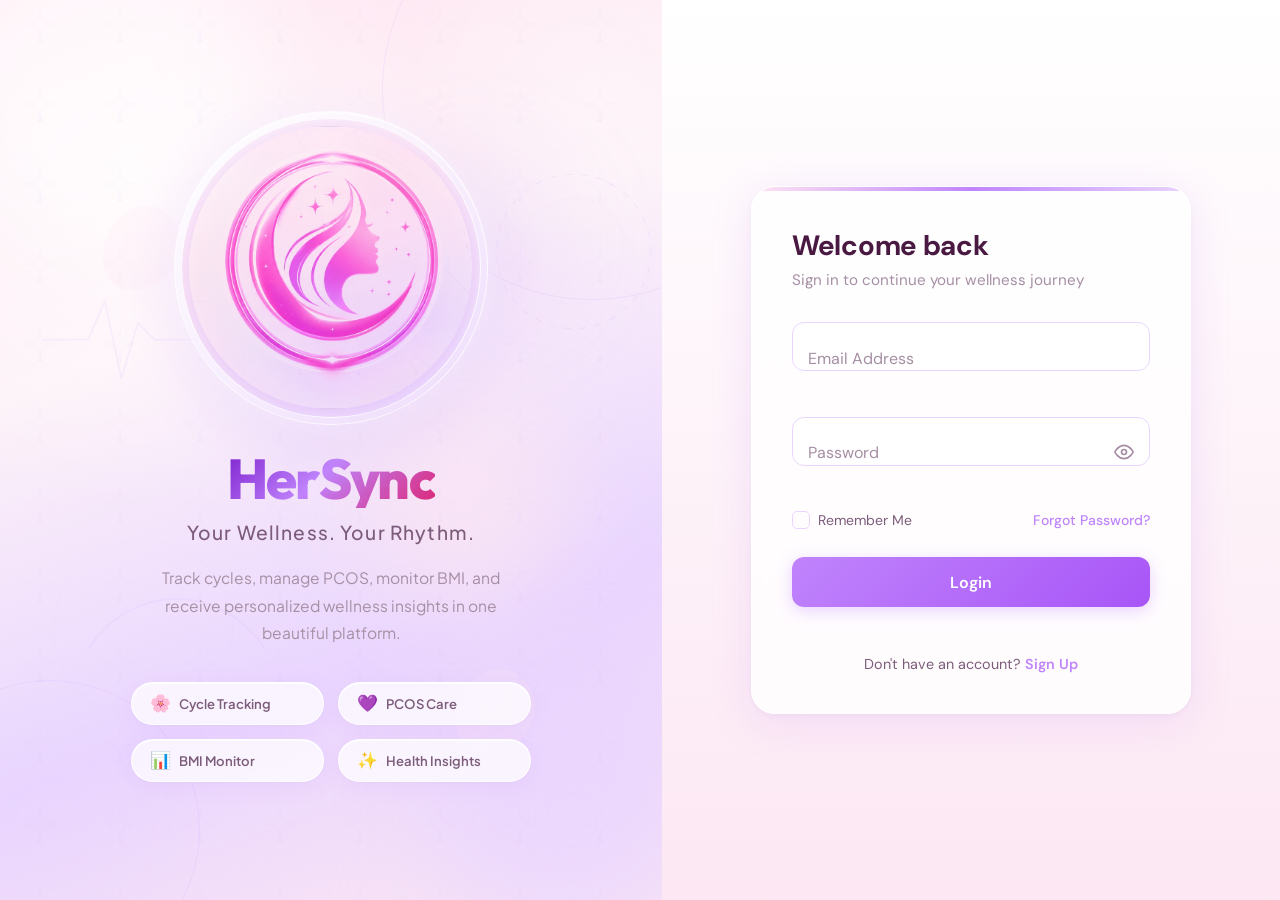
<file: index.html>
<!DOCTYPE html>
<html lang="en">
<head>
  <meta charset="UTF-8">
  <meta name="viewport" content="width=device-width, initial-scale=1.0">
  <title>HerSync — Your Wellness. Your Rhythm.</title>
  <link rel="preconnect" href="https://fonts.googleapis.com">
  <link rel="preconnect" href="https://fonts.gstatic.com" crossorigin>
  <link href="https://fonts.googleapis.com/css2?family=DM+Sans:ital,opsz,wght@0,9..40,400;0,9..40,500;0,9..40,600&family=Outfit:wght@500;600;700;800&family=Plus+Jakarta+Sans:wght@400;500;600&display=swap" rel="stylesheet">
  <link rel="stylesheet" href="css/styles.css">
</head>
<body>
  <div class="page">
    <!-- Left Branding Panel -->
    <aside class="brand-panel" aria-label="HerSync branding">
      <!-- Ambient background -->
      <div class="brand-bg" aria-hidden="true">
        <div class="glow-circle glow-1"></div>
        <div class="glow-circle glow-2"></div>
        <div class="glow-circle glow-3"></div>
        <div class="glow-circle glow-4"></div>
        <div class="abstract-shape shape-1"></div>
        <div class="abstract-shape shape-2"></div>
        <div class="abstract-shape shape-3"></div>
        <div class="floral-pattern"></div>
        <svg class="bg-illustration" viewBox="0 0 600 600" fill="none" xmlns="http://www.w3.org/2000/svg">
          <circle cx="520" cy="120" r="70" stroke="#C084FC" stroke-width="1" opacity="0.2" stroke-dasharray="6 8"/>
          <circle cx="520" cy="120" r="48" stroke="#E9D5FF" stroke-width="1.2" opacity="0.25"/>
          <path d="M80 480c20-30 50-45 80-45s60 15 80 45" stroke="#C084FC" stroke-width="1.5" opacity="0.15" stroke-linecap="round"/>
          <path d="M40 200 L80 200 L95 165 L110 235 L125 185 L140 200 L180 200" stroke="#C084FC" stroke-width="1.5" opacity="0.18" stroke-linecap="round" stroke-linejoin="round"/>
          <path d="M480 420 C500 380, 540 370, 560 400 C580 430, 560 470, 520 480 C480 490, 460 450, 480 420Z" fill="#E9D5FF" opacity="0.12"/>
          <path d="M100 100 C115 75, 145 70, 160 95 C175 120, 155 150, 125 155 C95 160, 85 125, 100 100Z" fill="#FFE5F1" opacity="0.35"/>
          <path d="M420 520 C435 495, 465 490, 480 515 C495 540, 475 570, 445 575 C415 580, 405 545, 420 520Z" fill="#FCE7F3" opacity="0.4"/>
        </svg>
      </div>

      <div class="brand-content">
        <!-- Hero logo emblem -->
        <div class="logo-emblem">
          <div class="logo-emblem-glow"></div>
          <div class="logo-emblem-ring"></div>
          <div class="logo-emblem-inner">
            <img src="assets/logo-final.jpg" alt="HerSync logo" class="logo-emblem-img">
          </div>
        </div>

        <h1 class="brand-title">HerSync</h1>
        <p class="brand-tagline">Your Wellness. Your Rhythm.</p>
        <p class="brand-description">
          Track cycles, manage PCOS, monitor BMI, and receive personalized wellness
          insights in one beautiful platform.
        </p>

        <!-- Floating feature cards -->
        <div class="feature-cards">
          <div class="feature-card card-1">
            <span class="feature-card-icon">🌸</span>
            <span class="feature-card-label">Cycle Tracking</span>
          </div>
          <div class="feature-card card-2">
            <span class="feature-card-icon">💜</span>
            <span class="feature-card-label">PCOS Care</span>
          </div>
          <div class="feature-card card-3">
            <span class="feature-card-icon">📊</span>
            <span class="feature-card-label">BMI Monitor</span>
          </div>
          <div class="feature-card card-4">
            <span class="feature-card-icon">✨</span>
            <span class="feature-card-label">Health Insights</span>
          </div>
        </div>
      </div>
    </aside>

    <!-- Right Auth Panel -->
    <main class="auth-panel">
      <div class="auth-card">
        <!-- Login Form -->
        <div class="form-view active" id="login-view">
          <div class="card-header">
            <h2>Welcome back</h2>
            <p>Sign in to continue your wellness journey</p>
          </div>

          <form id="login-form" class="auth-form" novalidate>
            <div class="form-group">
              <input type="email" id="login-email" class="form-input" placeholder=" " autocomplete="email" required>
              <label for="login-email" class="form-label">Email Address</label>
              <span class="error-msg" id="login-email-error"></span>
            </div>

            <div class="form-group">
              <input type="password" id="login-password" class="form-input" placeholder=" " autocomplete="current-password" required minlength="6">
              <label for="login-password" class="form-label">Password</label>
              <button type="button" class="toggle-password" aria-label="Show password" data-target="login-password">
                <svg class="eye-open" viewBox="0 0 24 24" fill="none" stroke="currentColor" stroke-width="2"><path d="M1 12s4-8 11-8 11 8 11 8-4 8-11 8-11-8-11-8z"/><circle cx="12" cy="12" r="3"/></svg>
                <svg class="eye-closed hidden" viewBox="0 0 24 24" fill="none" stroke="currentColor" stroke-width="2"><path d="M17.94 17.94A10.07 10.07 0 0112 20c-7 0-11-8-11-8a18.45 18.45 0 015.06-5.94M9.9 4.24A9.12 9.12 0 0112 4c7 0 11 8 11 8a18.5 18.5 0 01-2.16 3.19m-6.72-1.07a3 3 0 11-4.24-4.24"/><line x1="1" y1="1" x2="23" y2="23"/></svg>
              </button>
              <span class="error-msg" id="login-password-error"></span>
            </div>

            <div class="form-options">
              <label class="checkbox-label">
                <input type="checkbox" id="remember-me">
                <span class="checkmark"></span>
                Remember Me
              </label>
              <a href="#" class="link-subtle">Forgot Password?</a>
            </div>

            <button type="submit" class="btn btn-primary">Login</button>


            <p class="form-switch">
              Don't have an account?
              <button type="button" class="link-btn" data-switch="signup">Sign Up</button>
            </p>
          </form>
        </div>

        <!-- Signup Form -->
        <div class="form-view" id="signup-view">
          <div class="card-header">
            <h2>Create your account</h2>
            <p>Start your personalized wellness journey today</p>
          </div>

          <form id="signup-form" class="auth-form" novalidate>
            <div class="form-group">
              <input type="text" id="signup-name" class="form-input" placeholder=" " autocomplete="name" required minlength="2">
              <label for="signup-name" class="form-label">Full Name</label>
              <span class="error-msg" id="signup-name-error"></span>
            </div>

            <div class="form-group">
              <input type="email" id="signup-email" class="form-input" placeholder=" " autocomplete="email" required>
              <label for="signup-email" class="form-label">Email</label>
              <span class="error-msg" id="signup-email-error"></span>
            </div>

            <div class="form-group">
              <input type="password" id="signup-password" class="form-input" placeholder=" " autocomplete="new-password" required minlength="8">
              <label for="signup-password" class="form-label">Password</label>
              <button type="button" class="toggle-password" aria-label="Show password" data-target="signup-password">
                <svg class="eye-open" viewBox="0 0 24 24" fill="none" stroke="currentColor" stroke-width="2"><path d="M1 12s4-8 11-8 11 8 11 8-4 8-11 8-11-8-11-8z"/><circle cx="12" cy="12" r="3"/></svg>
                <svg class="eye-closed hidden" viewBox="0 0 24 24" fill="none" stroke="currentColor" stroke-width="2"><path d="M17.94 17.94A10.07 10.07 0 0112 20c-7 0-11-8-11-8a18.45 18.45 0 015.06-5.94M9.9 4.24A9.12 9.12 0 0112 4c7 0 11 8 11 8a18.5 18.5 0 01-2.16 3.19m-6.72-1.07a3 3 0 11-4.24-4.24"/><line x1="1" y1="1" x2="23" y2="23"/></svg>
              </button>
              <span class="error-msg" id="signup-password-error"></span>
            </div>

            <div class="form-group">
              <input type="password" id="signup-confirm" class="form-input" placeholder=" " autocomplete="new-password" required>
              <label for="signup-confirm" class="form-label">Confirm Password</label>
              <button type="button" class="toggle-password" aria-label="Show password" data-target="signup-confirm">
                <svg class="eye-open" viewBox="0 0 24 24" fill="none" stroke="currentColor" stroke-width="2"><path d="M1 12s4-8 11-8 11 8 11 8-4 8-11 8-11-8-11-8z"/><circle cx="12" cy="12" r="3"/></svg>
                <svg class="eye-closed hidden" viewBox="0 0 24 24" fill="none" stroke="currentColor" stroke-width="2"><path d="M17.94 17.94A10.07 10.07 0 0112 20c-7 0-11-8-11-8a18.45 18.45 0 015.06-5.94M9.9 4.24A9.12 9.12 0 0112 4c7 0 11 8 11 8a18.5 18.5 0 01-2.16 3.19m-6.72-1.07a3 3 0 11-4.24-4.24"/><line x1="1" y1="1" x2="23" y2="23"/></svg>
              </button>
              <span class="error-msg" id="signup-confirm-error"></span>
            </div>

            <button type="submit" class="btn btn-primary">Create Account</button>


            <p class="form-switch">
              Already have an account?
              <button type="button" class="link-btn" data-switch="login">Login</button>
            </p>
          </form>
        </div>
      </div>

      <!-- Mobile brand header -->
      <div class="mobile-brand">
        <div class="mobile-logo-emblem">
          <img src="assets/logo-final.jpg" alt="HerSync" class="mobile-logo-img">
        </div>
        <span class="mobile-title">HerSync</span>
      </div>
    </main>
  </div>

  <!-- Success toast -->
  <div class="toast" id="toast" role="status" aria-live="polite"></div>

  <script src="js/app.js"></script>
</body>
</html>
</file>
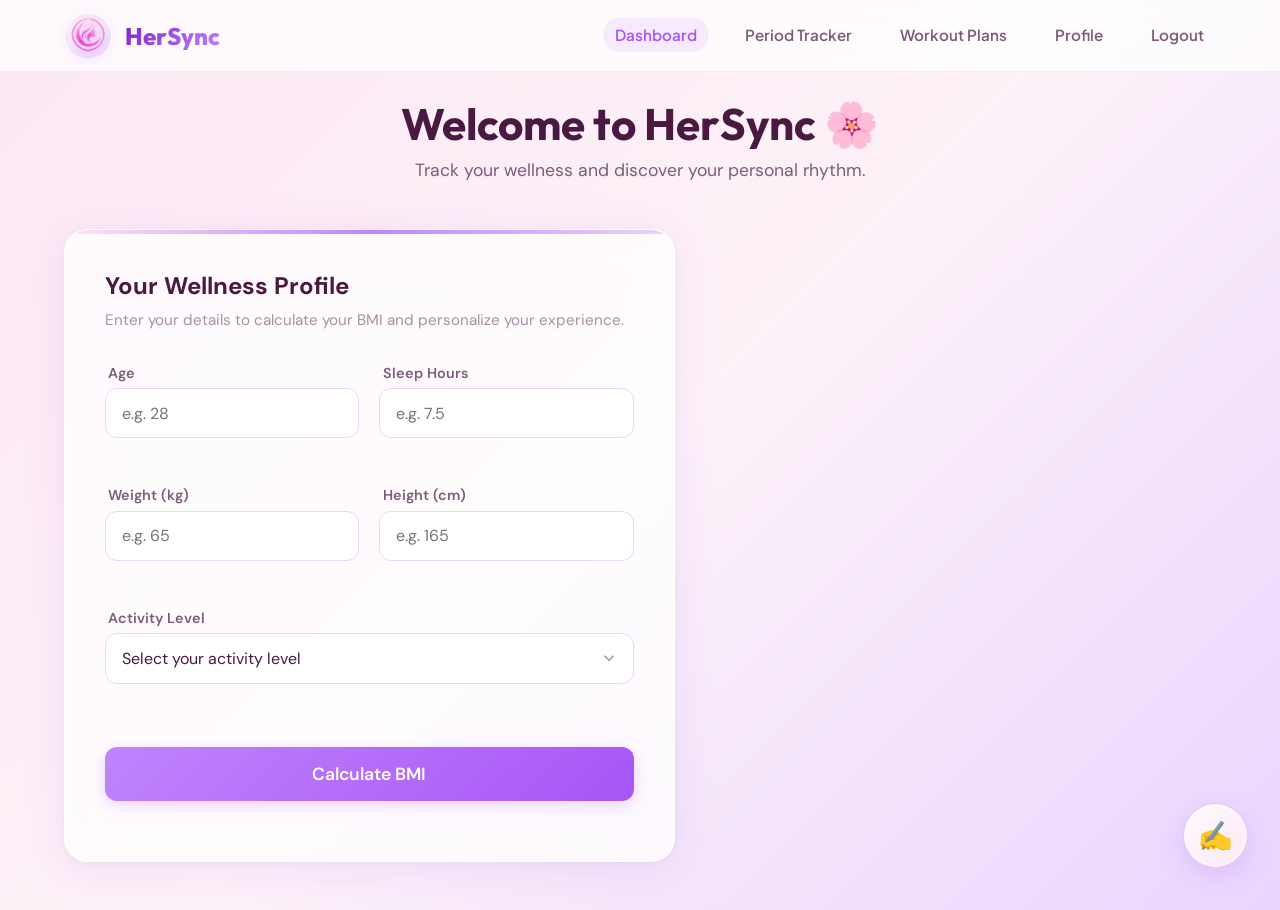
<file: dashboard.html>
<!DOCTYPE html>
<html lang="en">
<head>
  <meta charset="UTF-8">
  <meta name="viewport" content="width=device-width, initial-scale=1.0">
  <title>Dashboard — HerSync</title>
  <link rel="preconnect" href="https://fonts.googleapis.com">
  <link rel="preconnect" href="https://fonts.gstatic.com" crossorigin>
  <link href="https://fonts.googleapis.com/css2?family=DM+Sans:ital,opsz,wght@0,9..40,400;0,9..40,500;0,9..40,600&family=Outfit:wght@500;600;700;800&family=Plus+Jakarta+Sans:wght@400;500;600&display=swap" rel="stylesheet">
  <link rel="stylesheet" href="css/styles.css">
  <link rel="stylesheet" href="css/dashboard.css">
  <link rel="stylesheet" href="css/tracker.css">
  <link rel="stylesheet" href="css/journal.css">
  <link rel="stylesheet" href="css/profile.css">
</head>
<body class="dashboard-body">

  <!-- Fixed Top Navigation Bar -->
  <nav class="fixed-navbar">
    <div class="nav-container">
      <div class="nav-logo" onclick="window.location.href='dashboard.html'">
        <div class="logo-emblem-small">
          <img src="assets/logo-final.jpg" alt="HerSync logo" class="logo-img-small">
        </div>
        <span class="header-brand-title">HerSync</span>
      </div>
      <ul class="nav-links">
        <li><a href="dashboard.html" class="nav-link active">Dashboard</a></li>
        <li><a href="tracker.html" class="nav-link">Period Tracker</a></li>
        <li><a href="workout.html" class="nav-link">Workout Plans</a></li>
        <li><a href="#" id="profile-link" class="nav-link">Profile</a></li>
        <li><a href="index.html" class="nav-link">Logout</a></li>
      </ul>
    </div>
  </nav>
  
  <div class="dashboard-page tracker-page-container">

    <!-- Main Content -->
    <main class="dashboard-main">
      <div class="welcome-section">
        <h1 class="welcome-title">Welcome to HerSync 🌸</h1>
        <p class="welcome-subtitle">Track your wellness and discover your personal rhythm.</p>
      </div>

      <div class="dashboard-content">
        
        <!-- User Information Form (BMI Calculator) -->
        <section class="glass-card form-card">
          <div class="card-header-dash">
            <h2>Your Wellness Profile</h2>
            <p>Enter your details to calculate your BMI and personalize your experience.</p>
          </div>

          <form id="bmi-form" class="dash-form" novalidate>
            <div class="form-row">
              <div class="form-group-dash">
                <label for="age" class="dash-label">Age</label>
                <input type="number" id="age" class="dash-input" placeholder="e.g. 28" required min="10" max="120">
                <span class="error-msg" id="age-error"></span>
              </div>

              <div class="form-group-dash">
                <label for="sleep" class="dash-label">Sleep Hours</label>
                <input type="number" id="sleep" class="dash-input" placeholder="e.g. 7.5" step="0.5" required min="0" max="24">
                <span class="error-msg" id="sleep-error"></span>
              </div>
            </div>

            <div class="form-row">
              <div class="form-group-dash">
                <label for="weight" class="dash-label">Weight (kg)</label>
                <input type="number" id="weight" class="dash-input" placeholder="e.g. 65" step="0.1" required min="20" max="300">
                <span class="error-msg" id="weight-error"></span>
              </div>

              <div class="form-group-dash">
                <label for="height" class="dash-label">Height (cm)</label>
                <input type="number" id="height" class="dash-input" placeholder="e.g. 165" step="0.1" required min="50" max="250">
                <span class="error-msg" id="height-error"></span>
              </div>
            </div>

            <div class="form-group-dash full-width">
              <label for="activity" class="dash-label">Activity Level</label>
              <div class="select-wrapper">
                <select id="activity" class="dash-input dash-select" required>
                  <option value="" disabled selected>Select your activity level</option>
                  <option value="sedentary">Sedentary (Little to no exercise)</option>
                  <option value="light">Lightly Active (Light exercise 1-3 days/week)</option>
                  <option value="moderate">Moderately Active (Moderate exercise 3-5 days/week)</option>
                  <option value="active">Very Active (Hard exercise 6-7 days/week)</option>
                </select>
                <svg class="select-icon" viewBox="0 0 24 24" fill="none" stroke="currentColor" stroke-width="2"><path d="M6 9l6 6 6-6"/></svg>
              </div>
              <span class="error-msg" id="activity-error"></span>
            </div>

            <button type="submit" class="btn btn-primary btn-calculate">Calculate BMI</button>
          </form>
        </section>

        <!-- BMI Result Section -->
        <section class="glass-card result-card hidden" id="bmi-result-section">
          <div class="result-header">
            <h3>Your BMI Result</h3>
          </div>
          
          <div class="bmi-display">
            <div class="bmi-score" id="bmi-score-value">--</div>
            <div class="bmi-badge" id="bmi-badge">Pending</div>
          </div>

          <div class="bmi-scale">
            <div class="scale-segment segment-underweight">
              <span class="segment-label">&lt;18.5</span>
            </div>
            <div class="scale-segment segment-normal">
              <span class="segment-label">18.5 - 24.9</span>
            </div>
            <div class="scale-segment segment-overweight">
              <span class="segment-label">25.0 - 29.9</span>
            </div>
            <div class="scale-segment segment-obese">
              <span class="segment-label">30.0+</span>
            </div>
            <div class="scale-marker" id="bmi-marker"></div>
          </div>
          
          <p class="bmi-description" id="bmi-description">
            Please fill out the form to calculate your Body Mass Index (BMI).
          </p>

          <div class="bmi-recommendation hidden" id="bmi-recommendation">
            <h4 class="recommendation-title" id="goal-title">Your Goal Recommendation</h4>
            <div class="goal-options" id="goal-options">
              <!-- Dynamic buttons injected here -->
            </div>
          </div>
        </section>

      </div>
    </main>
  </div>

  <!-- Toast -->
  <div class="toast" id="toast" role="status" aria-live="polite"></div>

  <script src="js/global-reminder.js"></script>
  <script src="js/dashboard.js"></script>
  <script src="js/journal.js"></script>
  <script src="js/profile.js"></script>
</body>
</html>
</file>
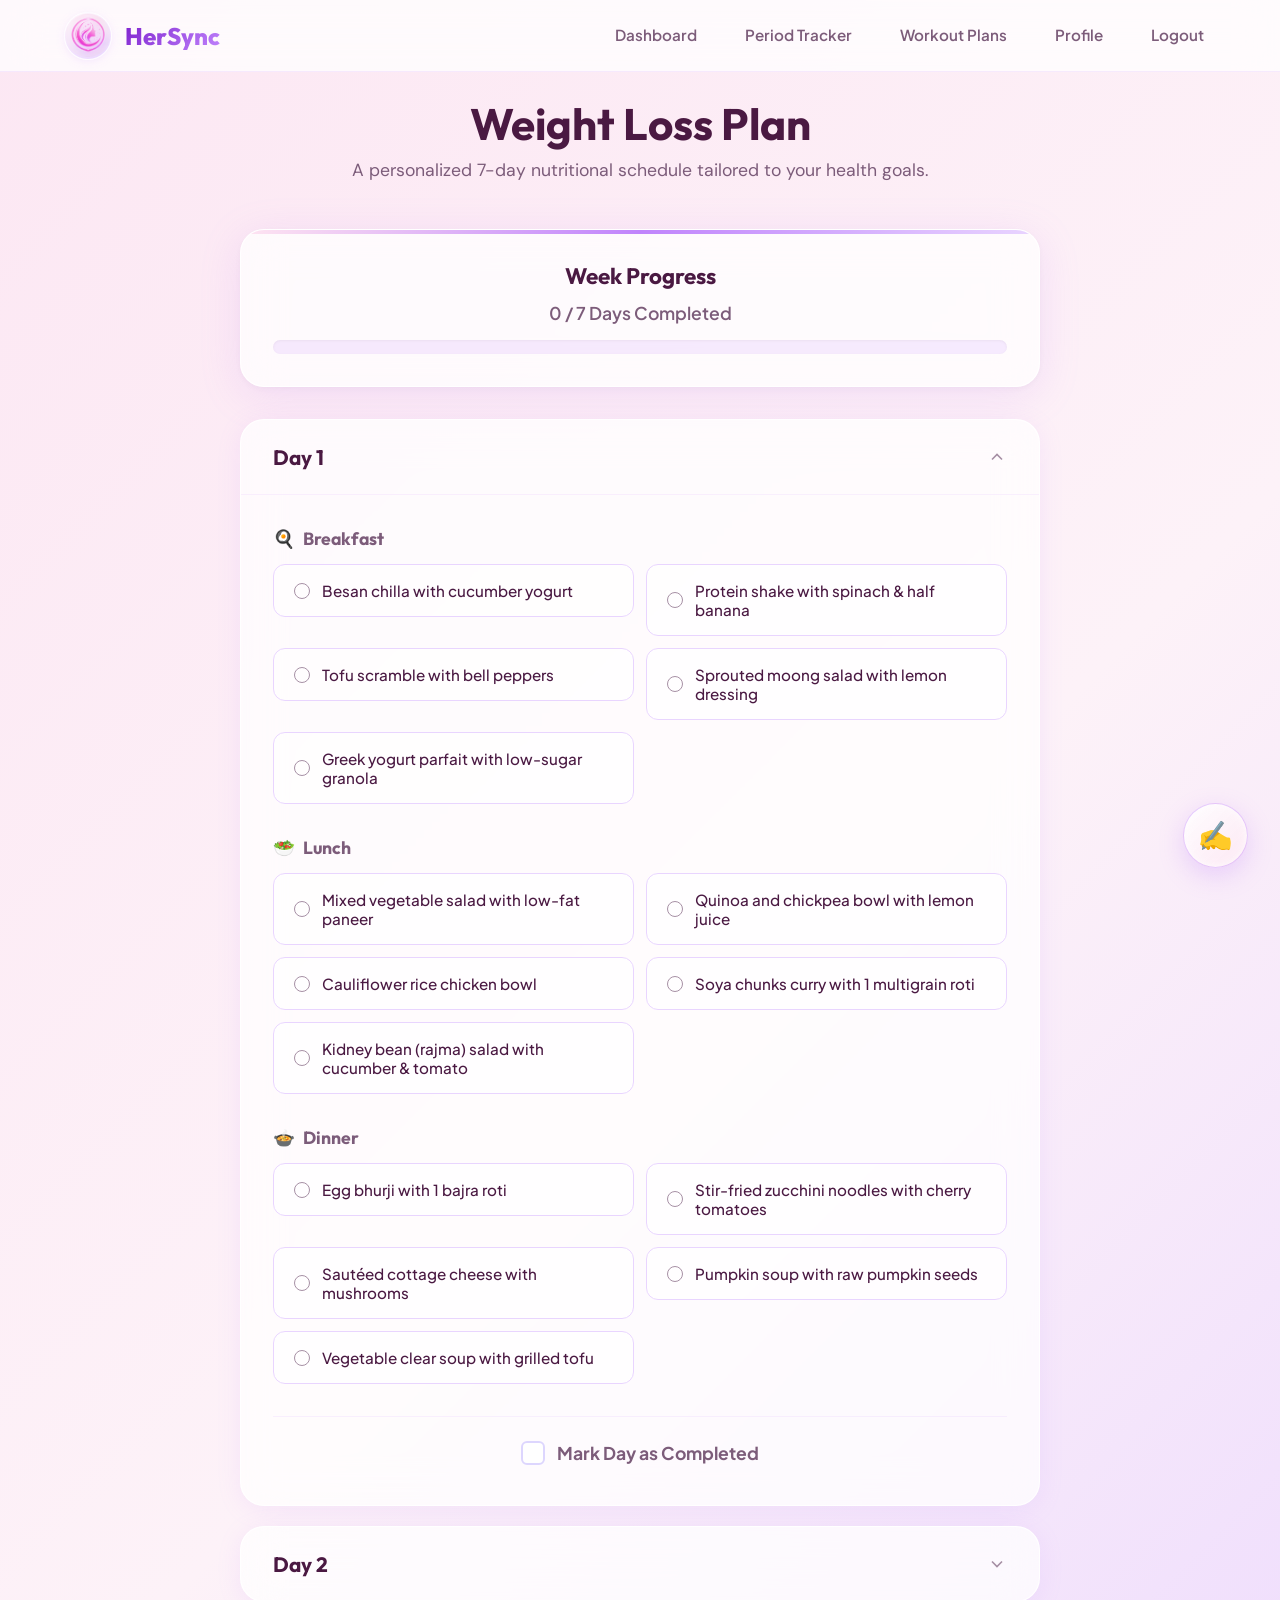
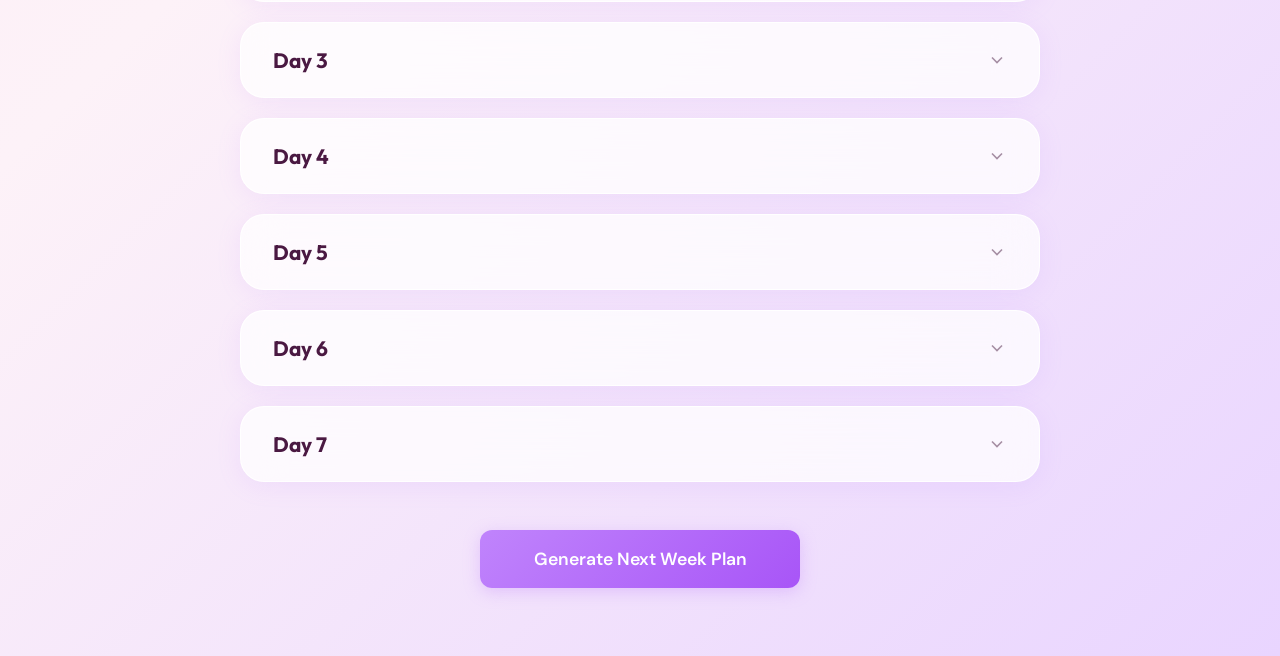
<file: plan.html>
<!DOCTYPE html>
<html lang="en">
<head>
  <meta charset="UTF-8">
  <meta name="viewport" content="width=device-width, initial-scale=1.0">
  <title>Your Diet Plan — HerSync</title>
  <link rel="preconnect" href="https://fonts.googleapis.com">
  <link rel="preconnect" href="https://fonts.gstatic.com" crossorigin>
  <link href="https://fonts.googleapis.com/css2?family=DM+Sans:ital,opsz,wght@0,9..40,400;0,9..40,500;0,9..40,600&family=Outfit:wght@500;600;700;800&family=Plus+Jakarta+Sans:wght@400;500;600&display=swap" rel="stylesheet">
  <link rel="stylesheet" href="css/styles.css">
  <link rel="stylesheet" href="css/dashboard.css">
  <link rel="stylesheet" href="css/plan.css">
  <link rel="stylesheet" href="css/tracker.css">
  <link rel="stylesheet" href="css/journal.css">
  <link rel="stylesheet" href="css/profile.css">
</head>
<body class="dashboard-body">

  <!-- Fixed Top Navigation Bar -->
  <nav class="fixed-navbar">
    <div class="nav-container">
      <div class="nav-logo" onclick="window.location.href='dashboard.html'">
        <div class="logo-emblem-small">
          <img src="assets/logo-final.jpg" alt="HerSync logo" class="logo-img-small">
        </div>
        <span class="header-brand-title">HerSync</span>
      </div>
      <ul class="nav-links">
        <li><a href="dashboard.html" class="nav-link">Dashboard</a></li>
        <li><a href="tracker.html" class="nav-link">Period Tracker</a></li>
        <li><a href="workout.html" class="nav-link">Workout Plans</a></li>
        <li><a href="#" id="profile-link" class="nav-link">Profile</a></li>
        <li><a href="index.html" class="nav-link">Logout</a></li>
      </ul>
    </div>
  </nav>
  
  <div class="dashboard-page tracker-page-container">

    <!-- Main Content -->
    <main class="dashboard-main">
      <div class="welcome-section">
        <h1 class="welcome-title" id="plan-title">Dynamic Diet Plan</h1>
        <p class="welcome-subtitle">A personalized 7-day nutritional schedule tailored to your health goals.</p>
      </div>

      <div class="plan-layout">
        
        <!-- Progress Card -->
        <section class="glass-card progress-card-plan">
          <h3 class="progress-title">Week Progress</h3>
          <div class="progress-stats">
            <span id="days-completed-text">0 / 7 Days Completed</span>
          </div>
          <div class="progress-bar-container">
            <div class="progress-bar-fill" id="progress-bar-fill"></div>
          </div>
        </section>

        <!-- Accordion Days List -->
        <section class="days-accordion-container" id="days-accordion">
          <!-- Accordion days will be dynamically injected here by plan.js -->
        </section>

        <!-- Generate Next Week Button -->
        <div class="plan-actions">
          <button id="generate-next-week-btn" class="btn btn-primary btn-generate">Generate Next Week Plan</button>
        </div>

      </div>
    </main>
  </div>

  <script src="js/global-reminder.js"></script>
  <script src="js/plan.js"></script>
  <script src="js/journal.js"></script>
  <script src="js/profile.js"></script>
</body>
</html>
</file>
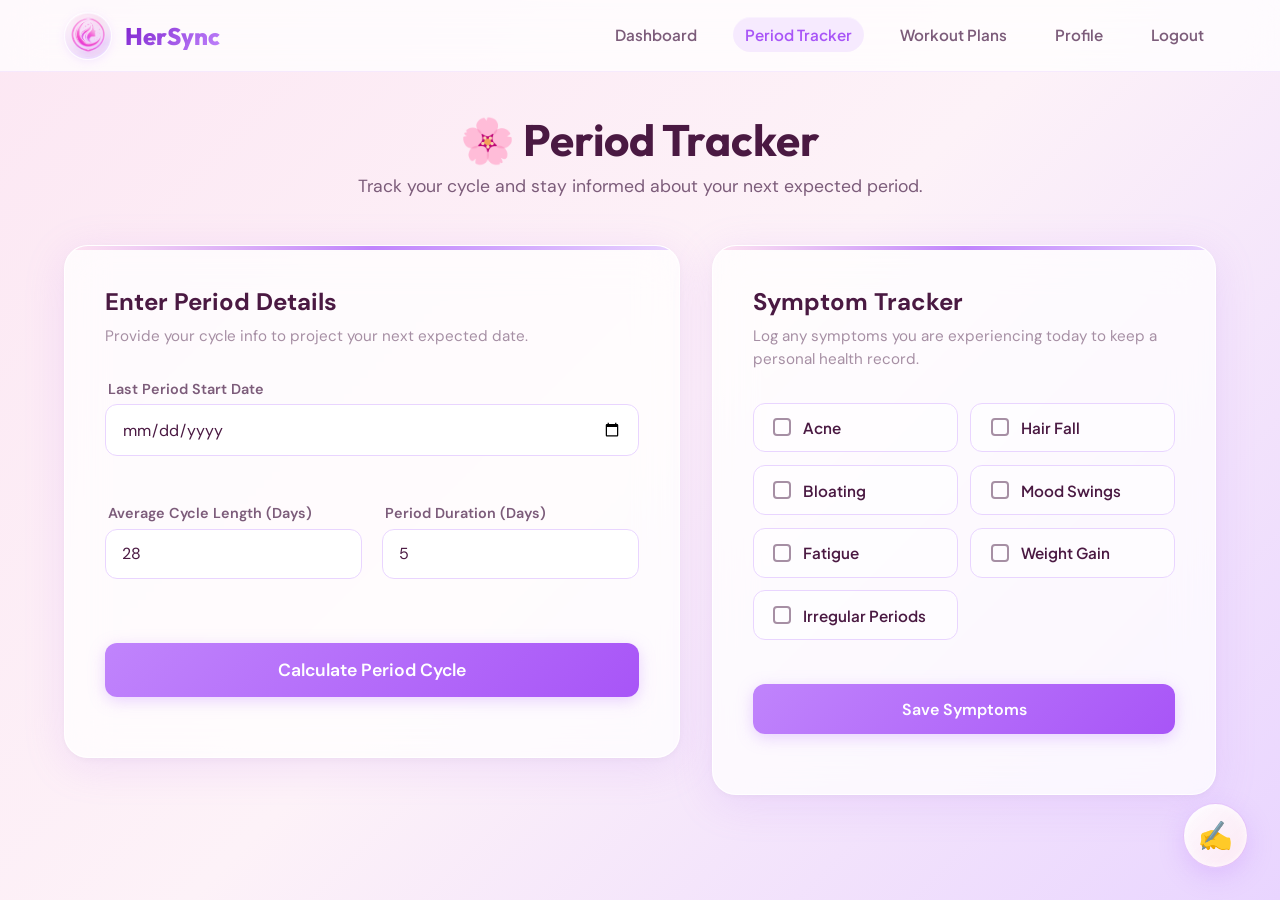
<file: tracker.html>
<!DOCTYPE html>
<html lang="en">
<head>
  <meta charset="UTF-8">
  <meta name="viewport" content="width=device-width, initial-scale=1.0">
  <title>Period Tracker — HerSync</title>
  <link rel="preconnect" href="https://fonts.googleapis.com">
  <link rel="preconnect" href="https://fonts.gstatic.com" crossorigin>
  <link href="https://fonts.googleapis.com/css2?family=DM+Sans:ital,opsz,wght@0,9..40,400;0,9..40,500;0,9..40,600&family=Outfit:wght@500;600;700;800&family=Plus+Jakarta+Sans:wght@400;500;600&display=swap" rel="stylesheet">
  <link rel="stylesheet" href="css/styles.css">
  <link rel="stylesheet" href="css/dashboard.css">
  <link rel="stylesheet" href="css/tracker.css">
  <link rel="stylesheet" href="css/journal.css">
  <link rel="stylesheet" href="css/profile.css">
</head>
<body class="dashboard-body">

  <!-- Fixed Top Navigation Bar -->
  <nav class="fixed-navbar">
    <div class="nav-container">
      <div class="nav-logo" onclick="window.location.href='dashboard.html'">
        <div class="logo-emblem-small">
          <img src="assets/logo-final.jpg" alt="HerSync logo" class="logo-img-small">
        </div>
        <span class="header-brand-title">HerSync</span>
      </div>
      <ul class="nav-links">
        <li><a href="dashboard.html" class="nav-link">Dashboard</a></li>
        <li><a href="tracker.html" class="nav-link active">Period Tracker</a></li>
        <li><a href="workout.html" class="nav-link">Workout Plans</a></li>
        <li><a href="#" id="profile-link" class="nav-link">Profile</a></li>
        <li><a href="index.html" class="nav-link">Logout</a></li>
      </ul>
    </div>
  </nav>

  <div class="dashboard-page tracker-page-container">
    
    <!-- Page Header -->
    <main class="dashboard-main">
      <div class="welcome-section" style="margin-top: 1rem;">
        <h1 class="welcome-title">🌸 Period Tracker</h1>
        <p class="welcome-subtitle">Track your cycle and stay informed about your next expected period.</p>
      </div>

      <div class="tracker-grid">
        
        <!-- Left Side: Inputs and Calculations -->
        <div class="tracker-left">
          
          <!-- Period Inputs Card -->
          <section class="glass-card form-card">
            <div class="card-header-dash">
              <h2>Enter Period Details</h2>
              <p>Provide your cycle info to project your next expected date.</p>
            </div>
            
            <form id="period-form" class="dash-form" novalidate>
              <div class="form-group-dash">
                <label for="last-period-date" class="dash-label">Last Period Start Date</label>
                <input type="date" id="last-period-date" class="dash-input" required>
                <span class="error-msg" id="last-period-date-error"></span>
              </div>

              <div class="form-row">
                <div class="form-group-dash">
                  <label for="cycle-length" class="dash-label">Average Cycle Length (Days)</label>
                  <input type="number" id="cycle-length" class="dash-input" value="28" min="20" max="45" required>
                  <span class="error-msg" id="cycle-length-error"></span>
                </div>

                <div class="form-group-dash">
                  <label for="period-duration" class="dash-label">Period Duration (Days)</label>
                  <input type="number" id="period-duration" class="dash-input" value="5" min="2" max="14" required>
                  <span class="error-msg" id="period-duration-error"></span>
                </div>
              </div>

              <button type="submit" class="btn btn-primary btn-calculate">Calculate Period Cycle</button>
            </form>
          </section>

          <!-- Result Section Card -->
          <section class="glass-card result-card hidden" id="period-result-card">
            <div class="result-header">
              <h3>Expected Cycle Projection</h3>
            </div>
            
            <div class="period-results-details">
              <div class="result-item">
                <span class="result-label-text">Last Period Start:</span>
                <span class="result-value-text" id="res-last-date">--</span>
              </div>
              <div class="result-item highlight">
                <span class="result-label-text">Next Expected Period:</span>
                <span class="result-value-text" id="res-next-date">--</span>
              </div>
              <div class="result-item">
                <span class="result-label-text">Days Remaining:</span>
                <span class="result-value-text" id="res-days-remaining">--</span>
              </div>
              <div class="result-item">
                <span class="result-label-text">Cycle Length:</span>
                <span class="result-value-text" id="res-cycle-length">--</span>
              </div>
              <div class="result-item">
                <span class="result-label-text">Period Duration:</span>
                <span class="result-value-text" id="res-duration">--</span>
              </div>
            </div>

            <!-- Period Status Sub-Card -->
            <div class="status-banner" id="period-status-banner">
              <span id="status-icon">✓</span>
              <span id="status-text">Cycle Tracking Active</span>
            </div>

            <!-- Delayed Feature Trigger & Expandable Tips -->
            <div class="delayed-action-wrapper hidden" id="delayed-action-wrapper">
              <button type="button" class="btn-delayed-toggle" id="delayed-tips-btn">
                <span>Period Delayed?</span>
                <svg class="arrow-icon" viewBox="0 0 24 24" fill="none" stroke="currentColor" stroke-width="2">
                  <path d="M6 9l6 6 6-6"/>
                </svg>
              </button>
              
              <div class="delayed-tips-panel" id="delayed-tips-panel">
                <div class="tips-panel-inner">
                  <h4>🌸 Stress Management Tips</h4>
                  <ul class="tips-list">
                    <li><span>✓</span> Sleep 7–9 hours daily</li>
                    <li><span>✓</span> Stay hydrated</li>
                    <li><span>✓</span> Practice meditation for 10–15 minutes</li>
                    <li><span>✓</span> Go for a short walk or light exercise</li>
                    <li><span>✓</span> Follow a balanced healthy diet</li>
                    <li><span>✓</span> Reduce stress whenever possible</li>
                    <li><span>✓</span> Maintain a regular daily routine</li>
                  </ul>
                  <div class="self-care-reminder">
                    <strong>Self-Care Reminder:</strong><br>
                    Taking care of your physical and mental well-being can support healthy habits and overall wellness.
                  </div>
                </div>
              </div>
            </div>

          </section>

        </div>

        <!-- Right Side: Symptoms Tracker -->
        <div class="tracker-right-col">
          <section class="glass-card symptoms-card">
            <div class="card-header-dash">
              <h2>Symptom Tracker</h2>
              <p>Log any symptoms you are experiencing today to keep a personal health record.</p>
            </div>

            <form id="symptoms-form" class="dash-form">
              <div class="symptoms-grid">
                
                <label class="symptom-checkbox-card">
                  <input type="checkbox" name="symptoms" value="Acne" class="symptom-checkbox-input">
                  <span class="symptom-card-content">
                    <span class="checkbox-box"></span>
                    <span class="symptom-name">Acne</span>
                  </span>
                </label>

                <label class="symptom-checkbox-card">
                  <input type="checkbox" name="symptoms" value="Hair Fall" class="symptom-checkbox-input">
                  <span class="symptom-card-content">
                    <span class="checkbox-box"></span>
                    <span class="symptom-name">Hair Fall</span>
                  </span>
                </label>

                <label class="symptom-checkbox-card">
                  <input type="checkbox" name="symptoms" value="Bloating" class="symptom-checkbox-input">
                  <span class="symptom-card-content">
                    <span class="checkbox-box"></span>
                    <span class="symptom-name">Bloating</span>
                  </span>
                </label>

                <label class="symptom-checkbox-card">
                  <input type="checkbox" name="symptoms" value="Mood Swings" class="symptom-checkbox-input">
                  <span class="symptom-card-content">
                    <span class="checkbox-box"></span>
                    <span class="symptom-name">Mood Swings</span>
                  </span>
                </label>

                <label class="symptom-checkbox-card">
                  <input type="checkbox" name="symptoms" value="Fatigue" class="symptom-checkbox-input">
                  <span class="symptom-card-content">
                    <span class="checkbox-box"></span>
                    <span class="symptom-name">Fatigue</span>
                  </span>
                </label>

                <label class="symptom-checkbox-card">
                  <input type="checkbox" name="symptoms" value="Weight Gain" class="symptom-checkbox-input">
                  <span class="symptom-card-content">
                    <span class="checkbox-box"></span>
                    <span class="symptom-name">Weight Gain</span>
                  </span>
                </label>

                <label class="symptom-checkbox-card">
                  <input type="checkbox" name="symptoms" value="Irregular Periods" class="symptom-checkbox-input">
                  <span class="symptom-card-content">
                    <span class="checkbox-box"></span>
                    <span class="symptom-name">Irregular Periods</span>
                  </span>
                </label>

              </div>

              <button type="submit" class="btn btn-primary" style="margin-top: 1.5rem;">Save Symptoms</button>
            </form>

            <div class="symptoms-status-msg" id="symptoms-status-msg">
              ✓ Symptoms Saved Successfully
            </div>
          </section>
        </div>

      </div>
    </main>
  </div>

  <!-- Toast -->
  <div class="toast" id="toast" role="status" aria-live="polite"></div>

  <script src="js/global-reminder.js"></script>
  <script src="js/tracker.js"></script>
  <script src="js/journal.js"></script>
  <script src="js/profile.js"></script>
</body>
</html>
</file>
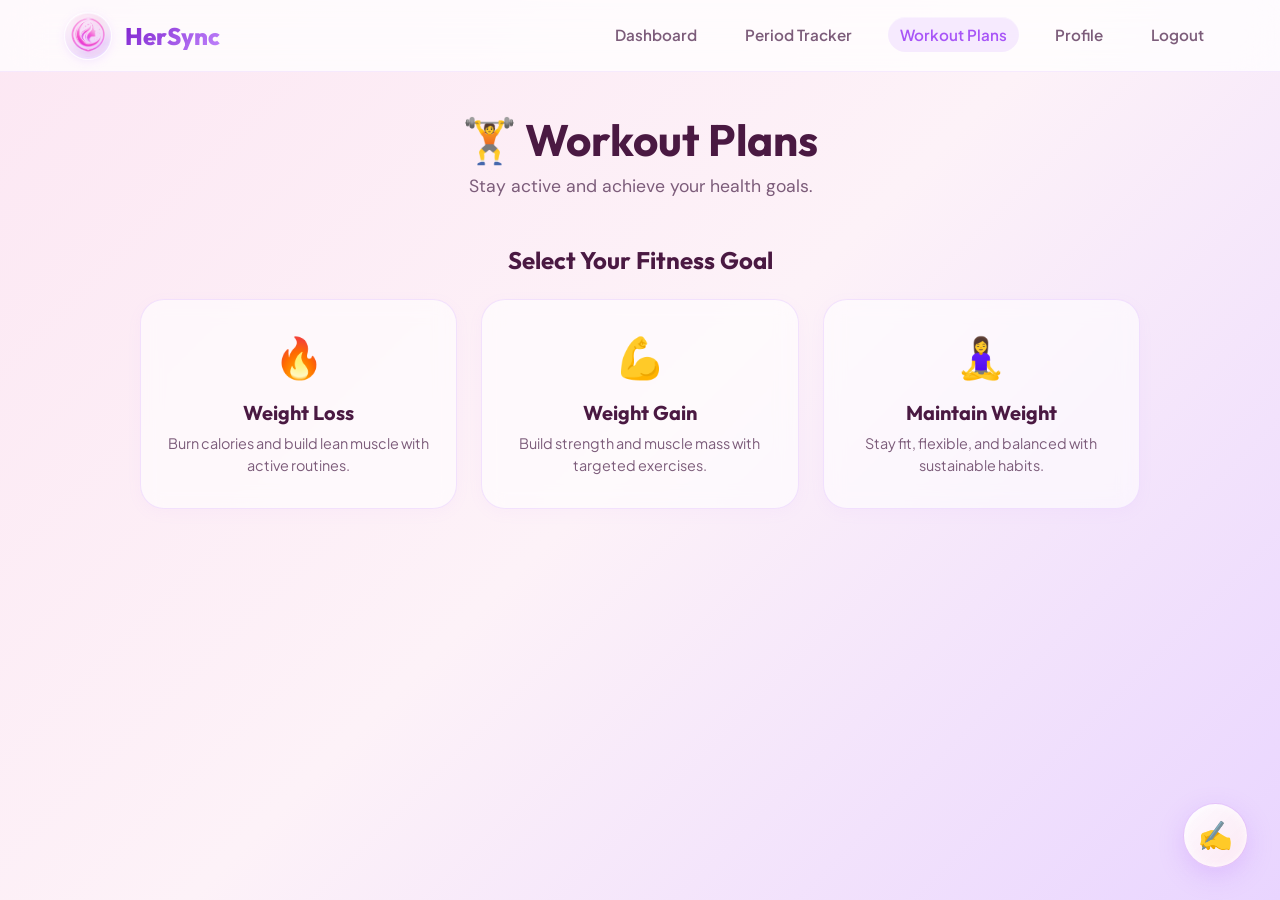
<file: workout.html>
<!DOCTYPE html>
<html lang="en">
<head>
  <meta charset="UTF-8">
  <meta name="viewport" content="width=device-width, initial-scale=1.0">
  <title>Workout Plans — HerSync</title>
  <link rel="preconnect" href="https://fonts.googleapis.com">
  <link rel="preconnect" href="https://fonts.gstatic.com" crossorigin>
  <link href="https://fonts.googleapis.com/css2?family=DM+Sans:ital,opsz,wght@0,9..40,400;0,9..40,500;0,9..40,600&family=Outfit:wght@500;600;700;800&family=Plus+Jakarta+Sans:wght@400;500;600&display=swap" rel="stylesheet">
  <link rel="stylesheet" href="css/styles.css">
  <link rel="stylesheet" href="css/dashboard.css">
  <link rel="stylesheet" href="css/plan.css">
  <link rel="stylesheet" href="css/tracker.css">
  <link rel="stylesheet" href="css/workout.css">
  <link rel="stylesheet" href="css/journal.css">
  <link rel="stylesheet" href="css/profile.css">
</head>
<body class="dashboard-body">

  <!-- Fixed Top Navigation Bar -->
  <nav class="fixed-navbar">
    <div class="nav-container">
      <div class="nav-logo" onclick="window.location.href='dashboard.html'">
        <div class="logo-emblem-small">
          <img src="assets/logo-final.jpg" alt="HerSync logo" class="logo-img-small">
        </div>
        <span class="header-brand-title">HerSync</span>
      </div>
      <ul class="nav-links">
        <li><a href="dashboard.html" class="nav-link">Dashboard</a></li>
        <li><a href="tracker.html" class="nav-link">Period Tracker</a></li>
        <li><a href="workout.html" class="nav-link active">Workout Plans</a></li>
        <li><a href="#" id="profile-link" class="nav-link">Profile</a></li>
        <li><a href="index.html" class="nav-link">Logout</a></li>
      </ul>
    </div>
  </nav>

  <div class="dashboard-page tracker-page-container">
    
    <!-- Page Header -->
    <main class="dashboard-main">
      <div class="welcome-section" style="margin-top: 1rem;">
        <h1 class="welcome-title">🏋️ Workout Plans</h1>
        <p class="welcome-subtitle">Stay active and achieve your health goals.</p>
      </div>

      <!-- Goal Selection -->
      <section class="goal-selection-container" id="goal-selection-container">
        <h2 class="section-heading">Select Your Fitness Goal</h2>
        <div class="goal-cards-wrapper">
          
          <div class="goal-card" data-goal="loss">
            <div class="goal-icon">🔥</div>
            <h3 class="goal-card-title">Weight Loss</h3>
            <p class="goal-card-desc">Burn calories and build lean muscle with active routines.</p>
          </div>

          <div class="goal-card" data-goal="gain">
            <div class="goal-icon">💪</div>
            <h3 class="goal-card-title">Weight Gain</h3>
            <p class="goal-card-desc">Build strength and muscle mass with targeted exercises.</p>
          </div>

          <div class="goal-card" data-goal="maintain">
            <div class="goal-icon">🧘‍♀️</div>
            <h3 class="goal-card-title">Maintain Weight</h3>
            <p class="goal-card-desc">Stay fit, flexible, and balanced with sustainable habits.</p>
          </div>

        </div>
      </section>

      <!-- Workout Plan Layout (Hidden until goal is selected) -->
      <div class="workout-layout hidden" id="workout-layout">
        
        <!-- Left: Accordion -->
        <div class="workout-left">
          <div class="plan-header-controls">
            <h2 class="section-heading" id="selected-goal-title">7-Day Workout Plan</h2>
            <button class="btn-change-goal" id="btn-change-goal">Change Goal</button>
          </div>
          
          <section class="days-accordion-container" id="workout-accordion">
            <!-- Dynamically injected by JS -->
          </section>
        </div>

        <!-- Right: Progress & PCOS Section -->
        <div class="workout-right">
          
          <!-- Progress Card -->
          <section class="glass-card progress-card-plan">
            <h3 class="progress-title">Week Progress</h3>
            <div class="progress-stats">
              <span id="days-completed-text">0 / 7 Days Completed</span>
            </div>
            <div class="progress-bar-container">
              <div class="progress-bar-fill" id="progress-bar-fill"></div>
            </div>
          </section>

          <!-- PCOS Friendly Section -->
          <section class="glass-card pcos-card">
            <h3 class="pcos-title">🌸 Recommended for PCOS/PCOD</h3>
            <ul class="pcos-list">
              <li><span class="check-icon">✓</span> Walking</li>
              <li><span class="check-icon">✓</span> Yoga</li>
              <li><span class="check-icon">✓</span> Cycling</li>
              <li><span class="check-icon">✓</span> Strength Training</li>
              <li><span class="check-icon">✓</span> Stretching</li>
            </ul>
            <div class="pcos-reminder">
              Consistent, moderate exercise is highly effective in managing PCOS symptoms and hormonal balance.
            </div>
          </section>

        </div>

      </div>

    </main>
  </div>

  <!-- Water Settings Modal -->
  <div class="water-modal-overlay" id="water-settings-modal">
    <div class="water-modal-content glass-card">
      <div class="modal-header">
        <h3>💧 Reminder Settings</h3>
        <button class="btn-close-modal" id="close-water-modal">×</button>
      </div>
      <div class="modal-body">
        <div class="form-group-dash">
          <label class="dash-label">Reminder Interval</label>
          <select id="water-interval-select" class="dash-input">
            <option value="30">Every 30 Minutes</option>
            <option value="60" selected>Every 60 Minutes</option>
            <option value="90">Every 90 Minutes</option>
          </select>
        </div>
        <div class="form-group-dash toggle-group">
          <label class="dash-label">Soft Chime Sound</label>
          <label class="switch">
            <input type="checkbox" id="water-sound-toggle" checked>
            <span class="slider round"></span>
          </label>
        </div>
      </div>
      <div class="modal-footer">
        <button class="btn btn-primary" id="save-water-settings" style="width:100%;">Save Settings</button>
      </div>
    </div>
  </div>

  <!-- Global Toast -->
  <div class="toast" id="toast" role="status" aria-live="polite"></div>

  <script src="js/global-reminder.js"></script>
  <script src="js/workout.js"></script>
  <script src="js/journal.js"></script>
  <script src="js/profile.js"></script>
</body>
</html>
</file>
<file: css/styles.css>
/* ============================================
   HerSync — Login & Signup Styles
   ============================================ */

:root {
  --blush: #FFE5F1;
  --lavender: #E9D5FF;
  --rose: #FCE7F3;
  --white: #FFFFFF;
  --purple: #C084FC;
  --purple-dark: #A855F7;
  --purple-light: #DDD6FE;
  --text-primary: #4A1942;
  --text-secondary: #7C5C7A;
  --text-muted: #A68FA4;
  --error: #E11D48;
  --shadow-soft: 0 4px 24px rgba(192, 132, 252, 0.12);
  --shadow-card: 0 8px 40px rgba(192, 132, 252, 0.18), 0 2px 8px rgba(0, 0, 0, 0.04);
  --radius: 24px;
  --radius-sm: 12px;
  --transition: 0.3s cubic-bezier(0.4, 0, 0.2, 1);
}

*, *::before, *::after {
  box-sizing: border-box;
  margin: 0;
  padding: 0;
}

html {
  font-size: 16px;
  -webkit-font-smoothing: antialiased;
}

body {
  font-family: 'DM Sans', system-ui, -apple-system, sans-serif;
  color: var(--text-primary);
  background: var(--rose);
  min-height: 100vh;
  overflow-x: hidden;
}

/* ---- Page Layout ---- */

.page {
  display: flex;
  min-height: 100vh;
}

/* ---- Brand Panel (Left) — Premium FemTech ---- */

.brand-panel {
  position: relative;
  flex: 1.05;
  display: flex;
  flex-direction: column;
  align-items: center;
  justify-content: center;
  padding: 3.5rem 2.5rem;
  overflow: hidden;
  background:
    radial-gradient(ellipse 80% 60% at 20% 20%, rgba(255, 255, 255, 0.7) 0%, transparent 60%),
    radial-gradient(ellipse 70% 50% at 85% 75%, rgba(233, 213, 255, 0.6) 0%, transparent 55%),
    linear-gradient(160deg, var(--blush) 0%, #FDF2F8 35%, var(--lavender) 70%, var(--rose) 100%);
}

/* Ambient background layers */

.brand-bg {
  position: absolute;
  inset: 0;
  pointer-events: none;
  overflow: hidden;
}

.glow-circle {
  position: absolute;
  border-radius: 50%;
  filter: blur(50px);
  animation: pulseGlow 10s ease-in-out infinite;
}

.glow-1 {
  width: 340px;
  height: 340px;
  background: rgba(255, 255, 255, 0.55);
  top: -100px;
  left: -80px;
}

.glow-2 {
  width: 280px;
  height: 280px;
  background: rgba(233, 213, 255, 0.65);
  bottom: -60px;
  right: -50px;
  animation-delay: -3s;
}

.glow-3 {
  width: 200px;
  height: 200px;
  background: rgba(252, 231, 243, 0.8);
  top: 45%;
  left: 55%;
  animation-delay: -6s;
}

.glow-4 {
  width: 160px;
  height: 160px;
  background: rgba(192, 132, 252, 0.15);
  top: 18%;
  right: 15%;
  animation-delay: -4s;
}

@keyframes pulseGlow {
  0%, 100% { transform: scale(1) translate(0, 0); opacity: 0.7; }
  50% { transform: scale(1.08) translate(8px, -6px); opacity: 1; }
}

.abstract-shape {
  position: absolute;
  border-radius: 50%;
  border: 1px solid rgba(192, 132, 252, 0.12);
  animation: driftShape 14s ease-in-out infinite;
}

.shape-1 {
  width: 420px;
  height: 420px;
  top: -120px;
  right: -140px;
  background: radial-gradient(circle, rgba(255, 255, 255, 0.3) 0%, transparent 70%);
}

.shape-2 {
  width: 300px;
  height: 300px;
  bottom: -80px;
  left: -100px;
  animation-delay: -5s;
  background: radial-gradient(circle, rgba(233, 213, 255, 0.25) 0%, transparent 70%);
}

.shape-3 {
  width: 180px;
  height: 180px;
  top: 60%;
  left: 8%;
  animation-delay: -8s;
  border-style: dashed;
  opacity: 0.5;
}

@keyframes driftShape {
  0%, 100% { transform: rotate(0deg) translate(0, 0); }
  50% { transform: rotate(6deg) translate(10px, -8px); }
}

.floral-pattern {
  position: absolute;
  inset: 0;
  opacity: 0.06;
  background-image: url("data:image/svg+xml,%3Csvg width='80' height='80' viewBox='0 0 80 80' xmlns='http://www.w3.org/2000/svg'%3E%3Cg fill='none' stroke='%23C084FC' stroke-width='0.8'%3E%3Cpath d='M40 10c0 8-6 14-14 14 8 0 14 6 14 14 0-8 6-14 14-14-8 0-14-6-14-14z'/%3E%3Ccircle cx='40' cy='40' r='2' fill='%23C084FC'/%3E%3C/g%3E%3C/svg%3E");
  background-size: 80px 80px;
}

.bg-illustration {
  position: absolute;
  inset: 0;
  width: 100%;
  height: 100%;
  opacity: 0.55;
}

/* Brand content */

.brand-content {
  position: relative;
  z-index: 2;
  display: flex;
  flex-direction: column;
  align-items: center;
  text-align: center;
  max-width: 460px;
  width: 100%;
  animation: fadeUp 0.9s cubic-bezier(0.22, 1, 0.36, 1);
}

/* ---- Logo Emblem (Hero Focal Point) ---- */

.logo-emblem {
  position: relative;
  width: 300px;
  height: 300px;
  margin-bottom: 2rem;
  animation: emblemFloat 5s ease-in-out infinite;
}

.logo-emblem-glow {
  position: absolute;
  inset: -20px;
  z-index: 0;
  border-radius: 50%;
  background: radial-gradient(circle, rgba(255, 255, 255, 0.9) 0%, rgba(233, 213, 255, 0.4) 45%, transparent 70%);
  filter: blur(12px);
  animation: glowPulse 4s ease-in-out infinite;
}

.logo-emblem-ring {
  position: absolute;
  inset: -6px;
  z-index: 1;
  border-radius: 50%;
  background: linear-gradient(145deg, rgba(255, 255, 255, 0.95), rgba(233, 213, 255, 0.5));
  box-shadow:
    0 0 0 1px rgba(255, 255, 255, 0.8),
    0 0 40px rgba(255, 255, 255, 0.6),
    0 20px 60px rgba(192, 132, 252, 0.2),
    inset 0 1px 0 rgba(255, 255, 255, 0.9);
}

.logo-emblem-inner {
  position: absolute;
  inset: 0;
  z-index: 2;
  border-radius: 50%;
  overflow: hidden;
  display: flex;
  align-items: center;
  justify-content: center;
  background: linear-gradient(155deg, #FFF5FA 0%, var(--blush) 35%, var(--lavender) 100%);
  backdrop-filter: blur(16px);
  -webkit-backdrop-filter: blur(16px);
  border: 1.5px solid rgba(255, 255, 255, 0.85);
  box-shadow:
    inset 0 2px 20px rgba(255, 255, 255, 0.7),
    inset 0 -4px 16px rgba(192, 132, 252, 0.08);
}

.logo-emblem-img {
  width: 95%;
  height: 95%;
  object-fit: cover;
  object-position: center;
  border-radius: 50%;
  mix-blend-mode: darken;
  filter: drop-shadow(0 4px 20px rgba(192, 132, 252, 0.3));
}

@keyframes emblemFloat {
  0%, 100% { transform: translateY(0); }
  50% { transform: translateY(-10px); }
}

@keyframes glowPulse {
  0%, 100% { opacity: 0.85; transform: scale(1); }
  50% { opacity: 1; transform: scale(1.04); }
}

/* Typography */

.brand-title {
  font-family: 'Outfit', sans-serif;
  font-size: clamp(2.75rem, 5vw, 3.5rem);
  font-weight: 800;
  letter-spacing: -0.03em;
  line-height: 1.05;
  margin-bottom: 0.75rem;
  background: linear-gradient(135deg, #7E22CE 0%, #C084FC 45%, #DB2777 100%);
  -webkit-background-clip: text;
  -webkit-text-fill-color: transparent;
  background-clip: text;
}

.brand-tagline {
  font-family: 'Plus Jakarta Sans', sans-serif;
  font-size: 1.2rem;
  font-weight: 500;
  letter-spacing: 0.06em;
  color: var(--text-secondary);
  margin-bottom: 1.25rem;
}

.brand-description {
  font-family: 'Plus Jakarta Sans', sans-serif;
  font-size: 0.975rem;
  font-weight: 400;
  line-height: 1.75;
  color: var(--text-muted);
  max-width: 380px;
  margin-bottom: 2.25rem;
}

/* Floating feature cards */

.feature-cards {
  display: grid;
  grid-template-columns: 1fr 1fr;
  gap: 0.875rem;
  width: 100%;
  max-width: 400px;
}

.feature-card {
  display: flex;
  align-items: center;
  gap: 0.55rem;
  padding: 0.75rem 1.1rem;
  background: rgba(255, 255, 255, 0.72);
  backdrop-filter: blur(14px);
  -webkit-backdrop-filter: blur(14px);
  border: 1px solid rgba(255, 255, 255, 0.9);
  border-radius: 100px;
  box-shadow:
    0 4px 20px rgba(192, 132, 252, 0.1),
    0 1px 3px rgba(0, 0, 0, 0.03),
    inset 0 1px 0 rgba(255, 255, 255, 0.95);
  transition: transform 0.35s ease, box-shadow 0.35s ease;
  animation: cardFloat 6s ease-in-out infinite;
}

.feature-card:hover {
  transform: translateY(-3px);
  box-shadow:
    0 8px 28px rgba(192, 132, 252, 0.16),
    0 2px 6px rgba(0, 0, 0, 0.04),
    inset 0 1px 0 rgba(255, 255, 255, 1);
  animation-play-state: paused;
}

.feature-card-icon {
  font-size: 1.05rem;
  line-height: 1;
  flex-shrink: 0;
}

.feature-card-label {
  font-family: 'Plus Jakarta Sans', sans-serif;
  font-size: 0.82rem;
  font-weight: 600;
  color: var(--text-secondary);
  white-space: nowrap;
}

.card-1 { animation-delay: 0s; }
.card-2 { animation-delay: -1.5s; }
.card-3 { animation-delay: -3s; }
.card-4 { animation-delay: -4.5s; }

@keyframes cardFloat {
  0%, 100% { transform: translateY(0); }
  50% { transform: translateY(-6px); }
}

/* ---- Auth Panel (Right) ---- */

.auth-panel {
  flex: 1;
  display: flex;
  align-items: center;
  justify-content: center;
  padding: 2rem;
  background: linear-gradient(180deg, var(--white) 0%, var(--rose) 100%);
  position: relative;
}

.mobile-brand {
  display: none;
}

.auth-card {
  width: 100%;
  max-width: 440px;
  background: rgba(255, 255, 255, 0.82);
  backdrop-filter: blur(20px);
  -webkit-backdrop-filter: blur(20px);
  border: 1px solid rgba(255, 255, 255, 0.9);
  border-radius: var(--radius);
  box-shadow: var(--shadow-card);
  padding: 2.5rem;
  animation: fadeUp 0.6s ease-out 0.2s both;
  position: relative;
  overflow: hidden;
}

.auth-card::before {
  content: '';
  position: absolute;
  top: 0;
  left: 0;
  right: 0;
  height: 4px;
  background: linear-gradient(90deg, var(--blush), var(--purple), var(--lavender));
  border-radius: var(--radius) var(--radius) 0 0;
}

/* Form views */

.form-view {
  display: none;
  animation: formFade 0.4s ease-out;
}

.form-view.active {
  display: block;
}

@keyframes formFade {
  from { opacity: 0; transform: translateY(8px); }
  to { opacity: 1; transform: translateY(0); }
}

.card-header {
  margin-bottom: 2rem;
}

.card-header h2 {
  font-size: 1.75rem;
  font-weight: 700;
  color: var(--text-primary);
  margin-bottom: 0.4rem;
  letter-spacing: -0.01em;
}

.card-header p {
  font-size: 0.95rem;
  color: var(--text-muted);
}

/* ---- Form Elements ---- */

.auth-form {
  display: flex;
  flex-direction: column;
  gap: 0.25rem;
}

.form-group {
  position: relative;
  margin-bottom: 1.25rem;
}

.form-input {
  width: 100%;
  padding: 1.125rem 1rem 0.5rem;
  font-family: inherit;
  font-size: 1rem;
  color: var(--text-primary);
  background: var(--white);
  border: 1.5px solid var(--lavender);
  border-radius: var(--radius-sm);
  outline: none;
  transition: var(--transition);
}

.form-input:hover {
  border-color: var(--purple-light);
}

.form-input:focus {
  border-color: var(--purple);
  box-shadow: 0 0 0 4px rgba(192, 132, 252, 0.15);
}

.form-input.error {
  border-color: var(--error);
  box-shadow: 0 0 0 4px rgba(225, 29, 72, 0.1);
}

.form-label {
  position: absolute;
  left: 1rem;
  top: 50%;
  transform: translateY(-50%);
  font-size: 1rem;
  color: var(--text-muted);
  pointer-events: none;
  transition: var(--transition);
  background: transparent;
}

.form-input:focus + .form-label,
.form-input:not(:placeholder-shown) + .form-label {
  top: 0.65rem;
  transform: translateY(0);
  font-size: 0.75rem;
  font-weight: 500;
  color: var(--purple);
}

.form-input.error + .form-label {
  color: var(--error);
}

.toggle-password {
  position: absolute;
  right: 0.75rem;
  top: 50%;
  transform: translateY(-50%);
  background: none;
  border: none;
  cursor: pointer;
  color: var(--text-muted);
  padding: 0.25rem;
  display: flex;
  transition: color var(--transition);
}

.toggle-password:hover {
  color: var(--purple);
}

.toggle-password svg {
  width: 20px;
  height: 20px;
}

.hidden {
  display: none !important;
}

.error-msg {
  display: block;
  font-size: 0.78rem;
  color: var(--error);
  margin-top: 0.35rem;
  min-height: 1rem;
  opacity: 0;
  transform: translateY(-4px);
  transition: var(--transition);
}

.error-msg.visible {
  opacity: 1;
  transform: translateY(0);
}

/* Form options */

.form-options {
  display: flex;
  align-items: center;
  justify-content: space-between;
  margin-bottom: 1.5rem;
  font-size: 0.875rem;
}

.checkbox-label {
  display: flex;
  align-items: center;
  gap: 0.5rem;
  cursor: pointer;
  color: var(--text-secondary);
  user-select: none;
}

.checkbox-label input {
  position: absolute;
  opacity: 0;
  width: 0;
  height: 0;
}

.checkmark {
  width: 18px;
  height: 18px;
  border: 1.5px solid var(--lavender);
  border-radius: 5px;
  display: flex;
  align-items: center;
  justify-content: center;
  transition: var(--transition);
  flex-shrink: 0;
}

.checkbox-label input:checked + .checkmark {
  background: var(--purple);
  border-color: var(--purple);
}

.checkbox-label input:checked + .checkmark::after {
  content: '';
  width: 5px;
  height: 9px;
  border: solid white;
  border-width: 0 2px 2px 0;
  transform: rotate(45deg) translateY(-1px);
}

.link-subtle {
  color: var(--purple);
  text-decoration: none;
  font-weight: 500;
  transition: color var(--transition);
}

.link-subtle:hover {
  color: var(--purple-dark);
  text-decoration: underline;
}

/* Buttons */

.btn {
  display: flex;
  align-items: center;
  justify-content: center;
  gap: 0.6rem;
  width: 100%;
  padding: 0.9rem 1.5rem;
  font-family: inherit;
  font-size: 1rem;
  font-weight: 600;
  border: none;
  border-radius: var(--radius-sm);
  cursor: pointer;
  transition: var(--transition);
}

.btn-primary {
  background: linear-gradient(135deg, var(--purple) 0%, var(--purple-dark) 100%);
  color: var(--white);
  box-shadow: 0 4px 16px rgba(192, 132, 252, 0.35);
  margin-bottom: 1.25rem;
}

.btn-primary:hover {
  transform: translateY(-2px);
  box-shadow: 0 6px 24px rgba(192, 132, 252, 0.45);
}

.btn-primary:active {
  transform: translateY(0);
}

.btn-primary.loading {
  pointer-events: none;
  opacity: 0.8;
}


/* Divider */

.divider {
  display: flex;
  align-items: center;
  gap: 1rem;
  margin: 0.5rem 0 1.25rem;
  color: var(--text-muted);
  font-size: 0.85rem;
}

.divider::before,
.divider::after {
  content: '';
  flex: 1;
  height: 1px;
  background: linear-gradient(90deg, transparent, var(--lavender), transparent);
}

/* Form switch link */

.form-switch {
  text-align: center;
  margin-top: 1.5rem;
  font-size: 0.9rem;
  color: var(--text-secondary);
}

.link-btn {
  background: none;
  border: none;
  color: var(--purple);
  font-family: inherit;
  font-size: inherit;
  font-weight: 600;
  cursor: pointer;
  transition: color var(--transition);
}

.link-btn:hover {
  color: var(--purple-dark);
  text-decoration: underline;
}

/* Toast */

.toast {
  position: fixed;
  bottom: 2rem;
  left: 50%;
  transform: translateX(-50%) translateY(100px);
  background: var(--text-primary);
  color: var(--white);
  padding: 0.875rem 1.5rem;
  border-radius: 100px;
  font-size: 0.9rem;
  font-weight: 500;
  box-shadow: var(--shadow-card);
  opacity: 0;
  transition: all 0.4s cubic-bezier(0.4, 0, 0.2, 1);
  z-index: 1000;
  pointer-events: none;
}

.toast.show {
  opacity: 1;
  transform: translateX(-50%) translateY(0);
}

/* Animations */

@keyframes fadeUp {
  from {
    opacity: 0;
    transform: translateY(24px);
  }
  to {
    opacity: 1;
    transform: translateY(0);
  }
}

/* ---- Responsive ---- */

@media (max-width: 960px) {
  .page {
    flex-direction: column;
  }

  .brand-panel {
    display: none;
  }

  .auth-panel {
    min-height: 100vh;
    background: linear-gradient(160deg, var(--blush) 0%, var(--lavender) 40%, var(--white) 100%);
    flex-direction: column;
    padding: 1.5rem;
  }

  .mobile-brand {
    display: flex;
    align-items: center;
    gap: 0.875rem;
    margin-bottom: 1.5rem;
    animation: fadeUp 0.5s ease-out;
  }

  .mobile-logo-emblem {
    width: 52px;
    height: 52px;
    border-radius: 50%;
    overflow: hidden;
    display: flex;
    align-items: center;
    justify-content: center;
    background: linear-gradient(155deg, #FFF5FA, var(--lavender));
    border: 1.5px solid rgba(255, 255, 255, 0.85);
    box-shadow: 0 4px 16px rgba(192, 132, 252, 0.15);
    flex-shrink: 0;
  }

  .mobile-logo-img {
    width: 95%;
    height: 95%;
    object-fit: cover;
    border-radius: 50%;
    mix-blend-mode: darken;
    filter: drop-shadow(0 2px 8px rgba(192, 132, 252, 0.2));
  }

  .mobile-title {
    font-family: 'Outfit', sans-serif;
    font-size: 1.5rem;
    font-weight: 800;
    background: linear-gradient(135deg, #7E22CE, #C084FC);
    -webkit-background-clip: text;
    -webkit-text-fill-color: transparent;
    background-clip: text;
  }

  .auth-card {
    padding: 2rem 1.5rem;
  }
}

@media (max-width: 480px) {
  .auth-card {
    padding: 1.75rem 1.25rem;
    border-radius: 20px;
  }

  .card-header h2 {
    font-size: 1.5rem;
  }

  .form-options {
    flex-direction: column;
    align-items: flex-start;
    gap: 0.75rem;
  }
}
</file>
<file: css/dashboard.css>
/* ============================================
   HerSync — Dashboard Styles
   ============================================ */

.dashboard-body {
  background: linear-gradient(135deg, var(--rose) 0%, #FDF2F8 50%, var(--lavender) 100%);
  min-height: 100vh;
  margin: 0;
  padding: 0;
}

.dashboard-page {
  max-width: 1200px;
  margin: 0 auto;
  padding: 0 1.5rem 3rem;
  display: flex;
  flex-direction: column;
}

/* ---- Header ---- */

.dashboard-header {
  display: flex;
  justify-content: space-between;
  align-items: center;
  padding: 1.5rem 0;
  margin-bottom: 2rem;
  border-bottom: 1px solid rgba(192, 132, 252, 0.2);
}

.header-logo {
  display: flex;
  align-items: center;
  gap: 0.8rem;
}

.logo-emblem-small {
  width: 48px;
  height: 48px;
  border-radius: 50%;
  overflow: hidden;
  background: linear-gradient(155deg, #FFF5FA, var(--lavender));
  border: 1.5px solid rgba(255, 255, 255, 0.85);
  box-shadow: 0 2px 10px rgba(192, 132, 252, 0.15);
  display: flex;
  align-items: center;
  justify-content: center;
}

.logo-img-small {
  width: 95%;
  height: 95%;
  object-fit: cover;
  border-radius: 50%;
  mix-blend-mode: darken;
}

.header-brand-title {
  font-family: 'Outfit', sans-serif;
  font-size: 1.5rem;
  font-weight: 800;
  background: linear-gradient(135deg, #7E22CE, #C084FC);
  -webkit-background-clip: text;
  -webkit-text-fill-color: transparent;
  background-clip: text;
}

.btn-logout {
  background: rgba(255, 255, 255, 0.6);
  border: 1px solid rgba(192, 132, 252, 0.3);
  padding: 0.6rem 1.2rem;
  border-radius: var(--radius-sm);
  font-family: 'DM Sans', sans-serif;
  font-weight: 600;
  color: var(--text-primary);
  cursor: pointer;
  transition: var(--transition);
  backdrop-filter: blur(8px);
}

.btn-logout:hover {
  background: rgba(255, 255, 255, 0.9);
  box-shadow: 0 4px 12px rgba(192, 132, 252, 0.15);
  transform: translateY(-1px);
}

/* ---- Welcome Section ---- */

.welcome-section {
  text-align: center;
  margin-bottom: 3rem;
  animation: fadeUp 0.6s ease-out;
}

.welcome-title {
  font-family: 'Outfit', sans-serif;
  font-size: clamp(2rem, 4vw, 2.75rem);
  color: var(--text-primary);
  margin-bottom: 0.5rem;
}

.welcome-subtitle {
  font-size: 1.1rem;
  color: var(--text-secondary);
}

/* ---- Dashboard Layout ---- */

.dashboard-content {
  display: grid;
  grid-template-columns: 1fr;
  gap: 2rem;
  align-items: start;
}

@media (min-width: 960px) {
  .dashboard-content {
    grid-template-columns: 1.2fr 1fr;
  }
}

/* ---- Glassmorphism Cards ---- */

.glass-card {
  background: rgba(255, 255, 255, 0.75);
  backdrop-filter: blur(20px);
  -webkit-backdrop-filter: blur(20px);
  border: 1px solid rgba(255, 255, 255, 0.9);
  border-radius: var(--radius);
  box-shadow: var(--shadow-card);
  padding: 2.5rem;
  position: relative;
  overflow: hidden;
  animation: fadeUp 0.6s ease-out 0.2s both;
}

.glass-card::before {
  content: '';
  position: absolute;
  top: 0;
  left: 0;
  right: 0;
  height: 4px;
  background: linear-gradient(90deg, var(--blush), var(--purple), var(--lavender));
  border-radius: var(--radius) var(--radius) 0 0;
}

.card-header-dash {
  margin-bottom: 2rem;
}

.card-header-dash h2 {
  font-size: 1.5rem;
  color: var(--text-primary);
  margin-bottom: 0.5rem;
}

.card-header-dash p {
  color: var(--text-muted);
  font-size: 0.95rem;
  line-height: 1.5;
}

/* ---- Form Layout ---- */

.dash-form {
  display: flex;
  flex-direction: column;
  gap: 1.25rem;
}

.form-row {
  display: grid;
  grid-template-columns: 1fr 1fr;
  gap: 1.25rem;
}

.form-group-dash {
  display: flex;
  flex-direction: column;
  gap: 0.4rem;
  position: relative;
}

.full-width {
  grid-column: 1 / -1;
}

.dash-label {
  font-size: 0.9rem;
  font-weight: 600;
  color: var(--text-secondary);
  margin-left: 0.2rem;
}

.dash-input {
  width: 100%;
  padding: 0.85rem 1rem;
  font-family: inherit;
  font-size: 1rem;
  color: var(--text-primary);
  background: rgba(255, 255, 255, 0.9);
  border: 1.5px solid var(--lavender);
  border-radius: var(--radius-sm);
  outline: none;
  transition: var(--transition);
}

.dash-input:hover {
  border-color: var(--purple-light);
}

.dash-input:focus {
  border-color: var(--purple);
  box-shadow: 0 0 0 4px rgba(192, 132, 252, 0.15);
}

.select-wrapper {
  position: relative;
}

.dash-select {
  appearance: none;
  cursor: pointer;
  padding-right: 2.5rem;
}

.select-icon {
  position: absolute;
  right: 1rem;
  top: 50%;
  transform: translateY(-50%);
  width: 18px;
  height: 18px;
  color: var(--text-muted);
  pointer-events: none;
}

.btn-calculate {
  margin-top: 1rem;
  padding: 1rem;
  font-size: 1.1rem;
}

@media (max-width: 600px) {
  .form-row {
    grid-template-columns: 1fr;
  }
}

/* ---- BMI Result Card ---- */

.result-card.hidden {
  display: none;
}

.result-header h3 {
  font-size: 1.4rem;
  color: var(--text-primary);
  text-align: center;
  margin-bottom: 1.5rem;
}

.bmi-display {
  display: flex;
  flex-direction: column;
  align-items: center;
  justify-content: center;
  gap: 1rem;
  margin-bottom: 2.5rem;
  padding: 2rem;
  background: rgba(255, 255, 255, 0.5);
  border-radius: var(--radius);
  border: 1px dashed var(--purple-light);
}

.bmi-score {
  font-size: 4rem;
  font-weight: 800;
  font-family: 'Outfit', sans-serif;
  color: var(--text-primary);
  line-height: 1;
}

.bmi-badge {
  padding: 0.5rem 1.25rem;
  border-radius: 100px;
  font-weight: 600;
  font-size: 0.95rem;
  letter-spacing: 0.02em;
  color: var(--white);
  transition: var(--transition);
}

/* Badge Colors */
.badge-blue {
  background: #3B82F6;
  box-shadow: 0 4px 12px rgba(59, 130, 246, 0.3);
}

.badge-green {
  background: #10B981;
  box-shadow: 0 4px 12px rgba(16, 185, 129, 0.3);
}

.badge-orange {
  background: #F59E0B;
  box-shadow: 0 4px 12px rgba(245, 158, 11, 0.3);
}

.badge-red {
  background: #EF4444;
  box-shadow: 0 4px 12px rgba(239, 68, 68, 0.3);
}

.bmi-description {
  text-align: center;
  color: var(--text-secondary);
  font-size: 1rem;
  line-height: 1.6;
}

/* Visual Scale */
.bmi-scale {
  display: flex;
  height: 10px;
  border-radius: 10px;
  overflow: hidden;
  margin-bottom: 1.5rem;
  position: relative;
}

.scale-segment {
  height: 100%;
  position: relative;
}

.segment-underweight { width: 25%; background: #93C5FD; }
.segment-normal { width: 25%; background: #6EE7B7; }
.segment-overweight { width: 25%; background: #FCD34D; }
.segment-obese { width: 25%; background: #FCA5A5; }

.segment-label {
  position: absolute;
  bottom: -22px;
  left: 50%;
  transform: translateX(-50%);
  font-size: 0.7rem;
  color: var(--text-muted);
  white-space: nowrap;
}

.scale-marker {
  position: absolute;
  top: -5px;
  width: 4px;
  height: 20px;
  background: var(--text-primary);
  border-radius: 4px;
  left: 0%;
  transform: translateX(-50%);
  transition: left 0.8s cubic-bezier(0.22, 1, 0.36, 1);
  box-shadow: 0 0 0 2px white;
  z-index: 10;
  display: none;
}

.scale-marker.active {
  display: block;
}

/* ---- Recommendation Section ---- */

.bmi-recommendation {
  margin-top: 2.5rem;
  padding-top: 2rem;
  border-top: 1px dashed rgba(192, 132, 252, 0.4);
  animation: fadeUp 0.6s ease-out 0.4s both;
}

.bmi-recommendation.hidden {
  display: none;
}

.recommendation-title {
  font-size: 1.25rem;
  color: var(--text-primary);
  margin-bottom: 1.25rem;
  text-align: center;
}

.goal-options {
  display: flex;
  flex-direction: column;
  gap: 1.5rem;
}

.goal-item {
  display: flex;
  flex-direction: column;
  align-items: center;
  gap: 0.75rem;
}

.goal-text {
  font-family: 'Plus Jakarta Sans', sans-serif;
  font-size: 1.05rem;
  font-weight: 600;
  color: var(--text-secondary);
}

.btn-goal {
  background: rgba(255, 255, 255, 0.8);
  border: 1.5px solid var(--purple-light);
  padding: 1rem 1.5rem;
  border-radius: var(--radius-sm);
  font-family: inherit;
  font-size: 1rem;
  font-weight: 600;
  color: var(--purple-dark);
  cursor: pointer;
  transition: var(--transition);
  display: flex;
  justify-content: center;
  align-items: center;
}

.btn-goal:hover {
  background: var(--purple);
  color: var(--white);
  border-color: var(--purple);
  box-shadow: 0 4px 16px rgba(192, 132, 252, 0.25);
  transform: translateY(-2px);
}
</file>
<file: css/tracker.css>
/* ============================================
   HerSync — Period Tracker Styles
   ============================================ */

/* ---- Fixed Navigation Bar ---- */

.fixed-navbar {
  position: fixed;
  top: 0;
  left: 0;
  width: 100%;
  height: 72px;
  background: rgba(255, 255, 255, 0.75);
  backdrop-filter: blur(20px);
  -webkit-backdrop-filter: blur(20px);
  border-bottom: 1px solid rgba(192, 132, 252, 0.15);
  z-index: 1000;
  display: flex;
  align-items: center;
}

.nav-container {
  width: 100%;
  max-width: 1200px;
  margin: 0 auto;
  padding: 0 1.5rem;
  display: flex;
  justify-content: space-between;
  align-items: center;
}

.nav-logo {
  display: flex;
  align-items: center;
  gap: 0.8rem;
  cursor: pointer;
}

.nav-links {
  display: flex;
  list-style: none;
  gap: 1.5rem;
}

.nav-link {
  font-family: 'Plus Jakarta Sans', sans-serif;
  font-size: 0.95rem;
  font-weight: 600;
  color: var(--text-secondary);
  text-decoration: none;
  padding: 0.5rem 0.75rem;
  border-radius: 100px;
  transition: var(--transition);
}

.nav-link:hover {
  color: var(--purple-dark);
  background: rgba(192, 132, 252, 0.08);
}

.nav-link.active {
  color: var(--purple-dark);
  background: rgba(192, 132, 252, 0.15);
  box-shadow: inset 0 1px 0 rgba(255, 255, 255, 0.4);
}

/* Adjust page container top padding due to fixed navbar */
.tracker-page-container {
  padding-top: 96px !important;
}

/* ---- Tracker Layout Grid ---- */

.tracker-grid {
  display: grid;
  grid-template-columns: 1fr;
  gap: 2rem;
  align-items: start;
}

@media (min-width: 960px) {
  .tracker-grid {
    grid-template-columns: 1.1fr 0.9fr;
  }
}

.tracker-left,
.tracker-right-col {
  display: flex;
  flex-direction: column;
  gap: 2rem;
}

/* ---- Results Details ---- */

.period-results-details {
  display: flex;
  flex-direction: column;
  gap: 0.85rem;
  margin-bottom: 1.5rem;
}

.result-item {
  display: flex;
  justify-content: space-between;
  align-items: center;
  padding: 0.75rem 1rem;
  background: rgba(255, 255, 255, 0.4);
  border-radius: var(--radius-sm);
  border: 1px solid rgba(192, 132, 252, 0.08);
}

.result-item.highlight {
  background: rgba(252, 231, 243, 0.5);
  border-color: rgba(192, 132, 252, 0.25);
}

.result-label-text {
  font-family: 'Plus Jakarta Sans', sans-serif;
  font-size: 0.9rem;
  font-weight: 600;
  color: var(--text-secondary);
}

.result-value-text {
  font-family: 'Outfit', sans-serif;
  font-size: 1.05rem;
  font-weight: 700;
  color: var(--text-primary);
}

/* ---- Status Banner ---- */

.status-banner {
  display: flex;
  align-items: center;
  gap: 0.6rem;
  padding: 1rem;
  border-radius: var(--radius-sm);
  font-family: 'Plus Jakarta Sans', sans-serif;
  font-size: 0.95rem;
  font-weight: 700;
  transition: var(--transition);
  justify-content: center;
}

.status-banner.active {
  background: rgba(16, 185, 129, 0.1);
  color: #10B981;
  border: 1.5px solid rgba(16, 185, 129, 0.25);
}

.status-banner.delayed {
  background: rgba(239, 68, 68, 0.1);
  color: #EF4444;
  border: 1.5px solid rgba(239, 68, 68, 0.25);
}

/* ---- Delayed Feature Tips ---- */

.delayed-action-wrapper {
  margin-top: 1.5rem;
  border-top: 1px dashed rgba(192, 132, 252, 0.3);
  padding-top: 1.5rem;
}

.delayed-action-wrapper.hidden {
  display: none;
}

.btn-delayed-toggle {
  width: 100%;
  background: rgba(239, 68, 68, 0.05);
  border: 1.5px dashed #EF4444;
  color: #EF4444;
  padding: 0.85rem 1.5rem;
  border-radius: var(--radius-sm);
  font-family: inherit;
  font-weight: 700;
  font-size: 1rem;
  cursor: pointer;
  display: flex;
  justify-content: space-between;
  align-items: center;
  transition: var(--transition);
}

.btn-delayed-toggle:hover {
  background: rgba(239, 68, 68, 0.1);
}

.btn-delayed-toggle .arrow-icon {
  width: 18px;
  height: 18px;
  transition: transform var(--transition);
}

.btn-delayed-toggle.open .arrow-icon {
  transform: rotate(180deg);
}

.delayed-tips-panel {
  max-height: 0;
  overflow: hidden;
  transition: max-height 0.4s cubic-bezier(0.4, 0, 0.2, 1);
}

.delayed-tips-panel.open {
  max-height: 500px;
}

.tips-panel-inner {
  padding-top: 1.5rem;
}

.tips-panel-inner h4 {
  font-family: 'Outfit', sans-serif;
  font-size: 1.15rem;
  color: var(--text-primary);
  margin-bottom: 0.85rem;
}

.tips-list {
  list-style: none;
  display: flex;
  flex-direction: column;
  gap: 0.6rem;
  margin-bottom: 1.25rem;
}

.tips-list li {
  font-family: 'Plus Jakarta Sans', sans-serif;
  font-size: 0.925rem;
  color: var(--text-secondary);
  display: flex;
  align-items: center;
  gap: 0.6rem;
}

.tips-list li span {
  color: #10B981;
  font-weight: 700;
}

.self-care-reminder {
  background: rgba(192, 132, 252, 0.08);
  border-left: 4px solid var(--purple);
  padding: 1rem;
  border-radius: 0 var(--radius-sm) var(--radius-sm) 0;
  font-family: 'Plus Jakarta Sans', sans-serif;
  font-size: 0.88rem;
  line-height: 1.5;
  color: var(--text-secondary);
}

/* ---- Symptom Checklist Grid ---- */

.symptoms-grid {
  display: grid;
  grid-template-columns: 1fr;
  gap: 0.8rem;
}

@media (min-width: 480px) {
  .symptoms-grid {
    grid-template-columns: 1fr 1fr;
  }
}

.symptom-checkbox-card {
  position: relative;
  display: block;
  cursor: pointer;
}

.symptom-checkbox-input {
  position: absolute;
  opacity: 0;
  width: 0;
  height: 0;
}

.symptom-card-content {
  padding: 0.9rem 1.2rem;
  background: rgba(255, 255, 255, 0.5);
  border: 1.5px solid var(--lavender);
  border-radius: var(--radius-sm);
  font-family: 'Plus Jakarta Sans', sans-serif;
  font-size: 0.95rem;
  color: var(--text-primary);
  font-weight: 600;
  transition: var(--transition);
  display: flex;
  align-items: center;
  gap: 0.75rem;
}

.checkbox-box {
  width: 18px;
  height: 18px;
  border: 2px solid var(--text-muted);
  border-radius: 4px;
  display: flex;
  align-items: center;
  justify-content: center;
  transition: var(--transition);
  flex-shrink: 0;
}

.checkbox-box::after {
  content: '';
  width: 4px;
  height: 8px;
  border: solid white;
  border-width: 0 2px 2px 0;
  transform: rotate(45deg) scale(0) translateY(-1px);
  transition: transform var(--transition);
}

.symptom-checkbox-card:hover .symptom-card-content {
  border-color: var(--purple-light);
  background: rgba(255, 255, 255, 0.85);
}

.symptom-checkbox-input:checked + .symptom-card-content {
  background: rgba(252, 231, 243, 0.7);
  border-color: var(--purple);
  color: var(--text-primary);
}

.symptom-checkbox-input:checked + .symptom-card-content .checkbox-box {
  background: var(--purple);
  border-color: var(--purple);
}

.symptom-checkbox-input:checked + .symptom-card-content .checkbox-box::after {
  transform: rotate(45deg) scale(1) translateY(-1px);
}

.symptoms-status-msg {
  display: none;
  margin-top: 1.25rem;
  padding: 0.85rem;
  border-radius: var(--radius-sm);
  background: rgba(16, 185, 129, 0.1);
  color: #10B981;
  border: 1.5px solid rgba(16, 185, 129, 0.2);
  font-family: 'Plus Jakarta Sans', sans-serif;
  font-size: 0.95rem;
  font-weight: 700;
  text-align: center;
  animation: fadeUp 0.4s ease-out;
}

.symptoms-status-msg.visible {
  display: block;
}
</file>
<file: css/journal.css>
/* ============================================
   HerSync — Floating Journal Styles
   ============================================ */

/* ---- Floating Action Button (FAB) ---- */
.journal-fab {
  position: fixed;
  bottom: 2rem;
  right: 2rem;
  width: 65px;
  height: 65px;
  border-radius: 50%;
  background: linear-gradient(135deg, rgba(255, 255, 255, 0.9), rgba(252, 231, 243, 0.95));
  backdrop-filter: blur(15px);
  -webkit-backdrop-filter: blur(15px);
  border: 1px solid rgba(192, 132, 252, 0.4);
  box-shadow: 0 8px 25px rgba(192, 132, 252, 0.3), inset 0 0 10px rgba(255, 255, 255, 0.8);
  display: flex;
  align-items: center;
  justify-content: center;
  font-size: 1.75rem;
  cursor: pointer;
  z-index: 3000;
  transition: all 0.4s cubic-bezier(0.4, 0, 0.2, 1);
  color: var(--purple-dark);
}

.journal-fab:hover {
  transform: translateY(-5px) scale(1.05);
  box-shadow: 0 12px 30px rgba(192, 132, 252, 0.4), inset 0 0 15px rgba(255, 255, 255, 1);
}

.journal-fab:active {
  transform: translateY(0) scale(0.95);
}

/* ---- Journal Modal Overlay ---- */
.journal-overlay {
  display: none;
  position: fixed;
  top: 0;
  left: 0;
  width: 100%;
  height: 100%;
  background: rgba(255, 240, 245, 0.3);
  backdrop-filter: blur(6px);
  -webkit-backdrop-filter: blur(6px);
  z-index: 4000;
  animation: fadeIn 0.3s ease-out;
}

.journal-overlay.active {
  display: block;
}

/* ---- Journal Modal Box ---- */
.journal-modal {
  position: absolute;
  bottom: 6rem;
  right: 2rem;
  width: 360px;
  max-height: 80vh;
  display: flex;
  flex-direction: column;
  background: linear-gradient(145deg, rgba(255, 255, 255, 0.95), rgba(252, 231, 243, 0.95));
  backdrop-filter: blur(20px);
  -webkit-backdrop-filter: blur(20px);
  border: 1px solid rgba(255, 255, 255, 0.9);
  border-radius: var(--radius);
  box-shadow: 0 15px 40px rgba(192, 132, 252, 0.2);
  transform: translateY(100px);
  opacity: 0;
  transition: all 0.4s cubic-bezier(0.4, 0, 0.2, 1);
  overflow: hidden;
}

.journal-overlay.active .journal-modal {
  transform: translateY(0);
  opacity: 1;
}

/* Mobile responsive bottom-sheet style */
@media (max-width: 600px) {
  .journal-fab {
    bottom: 1.5rem;
    right: 1.5rem;
  }
  
  .journal-modal {
    width: 100%;
    bottom: 0;
    right: 0;
    border-radius: var(--radius) var(--radius) 0 0;
    max-height: 90vh;
  }
}

/* ---- Modal Inner Layout ---- */
.journal-header {
  display: flex;
  justify-content: space-between;
  align-items: center;
  padding: 1.25rem 1.5rem;
  border-bottom: 1px solid rgba(192, 132, 252, 0.15);
}

.journal-header h3 {
  font-family: 'Outfit', sans-serif;
  font-size: 1.15rem;
  color: var(--text-primary);
  margin: 0;
  display: flex;
  align-items: center;
  gap: 0.5rem;
}

.journal-body {
  padding: 1.5rem;
  overflow-y: auto;
  display: flex;
  flex-direction: column;
  gap: 1.25rem;
}

/* ---- Write Section ---- */
.journal-date {
  font-family: 'Plus Jakarta Sans', sans-serif;
  font-size: 0.85rem;
  color: var(--purple-dark);
  font-weight: 700;
  text-transform: uppercase;
  letter-spacing: 0.5px;
}

.mood-selector {
  display: flex;
  flex-direction: column;
  gap: 0.5rem;
}

.mood-selector label {
  font-family: 'Plus Jakarta Sans', sans-serif;
  font-size: 0.9rem;
  color: var(--text-secondary);
  font-weight: 600;
}

.mood-emojis {
  display: flex;
  gap: 0.5rem;
}

.mood-btn {
  background: rgba(255, 255, 255, 0.5);
  border: 1px solid rgba(192, 132, 252, 0.2);
  border-radius: var(--radius-sm);
  padding: 0.5rem;
  font-size: 1.5rem;
  cursor: pointer;
  transition: var(--transition);
}

.mood-btn:hover {
  background: rgba(255, 255, 255, 0.8);
  transform: translateY(-2px);
}

.mood-btn.selected {
  background: rgba(252, 231, 243, 1);
  border-color: var(--purple);
  box-shadow: 0 4px 10px rgba(192, 132, 252, 0.2);
}

.journal-textarea {
  width: 100%;
  height: 140px;
  flex-shrink: 0;
  background: rgba(255, 255, 255, 0.6);
  border: 1.5px solid rgba(192, 132, 252, 0.2);
  border-radius: var(--radius-sm);
  padding: 1rem;
  font-family: 'Plus Jakarta Sans', sans-serif;
  font-size: 0.95rem;
  color: var(--text-primary);
  resize: none;
  transition: var(--transition);
}

.journal-textarea:focus {
  outline: none;
  border-color: var(--purple);
  background: rgba(255, 255, 255, 0.9);
  box-shadow: 0 0 0 3px rgba(192, 132, 252, 0.1);
}

.journal-textarea::placeholder {
  color: var(--text-muted);
}

.btn-save-journal {
  width: 100%;
}

/* ---- Saved Entries List ---- */
.saved-entries-section {
  border-top: 1px dashed rgba(192, 132, 252, 0.3);
  padding-top: 1.25rem;
  margin-top: 0.5rem;
}

.saved-entries-title {
  font-family: 'Outfit', sans-serif;
  font-size: 1rem;
  color: var(--text-primary);
  margin-bottom: 1rem;
}

.saved-entries-list {
  display: flex;
  flex-direction: column;
  gap: 0.85rem;
}

.entry-card {
  background: rgba(255, 255, 255, 0.7);
  border: 1px solid rgba(192, 132, 252, 0.15);
  border-radius: var(--radius-sm);
  padding: 1rem;
  box-shadow: 0 2px 10px rgba(0, 0, 0, 0.02);
}

.entry-card-header {
  display: flex;
  justify-content: space-between;
  align-items: center;
  margin-bottom: 0.5rem;
}

.entry-card-date {
  font-family: 'Plus Jakarta Sans', sans-serif;
  font-size: 0.75rem;
  color: var(--purple-dark);
  font-weight: 700;
}

.entry-card-mood {
  font-size: 1.1rem;
}

.entry-card-text {
  font-family: 'Plus Jakarta Sans', sans-serif;
  font-size: 0.9rem;
  color: var(--text-secondary);
  line-height: 1.5;
  margin: 0;
  white-space: pre-wrap;
}

.no-entries-text {
  font-family: 'Plus Jakarta Sans', sans-serif;
  font-size: 0.85rem;
  color: var(--text-muted);
  text-align: center;
  font-style: italic;
}

/* ---- Comfort Panel ---- */
.comfort-panel {
  display: none;
  background: linear-gradient(135deg, rgba(252, 231, 243, 0.9), rgba(255, 255, 255, 0.9));
  border: 1px solid var(--purple-light);
  border-radius: var(--radius-sm);
  padding: 1.5rem;
  margin-top: 1rem;
  animation: fadeIn 0.4s ease-out;
}

.comfort-panel.active {
  display: block;
}

.comfort-panel h4 {
  font-family: 'Outfit', sans-serif;
  color: var(--purple-dark);
  font-size: 1.15rem;
  margin-bottom: 0.5rem;
}

.comfort-panel p {
  font-family: 'Plus Jakarta Sans', sans-serif;
  font-size: 0.9rem;
  color: var(--text-secondary);
  margin-bottom: 1rem;
  line-height: 1.5;
}

.comfort-points-list {
  list-style: none;
  padding: 0;
  margin-bottom: 1.5rem;
  display: flex;
  flex-direction: column;
  gap: 0.75rem;
}

.comfort-points-list li {
  font-family: 'Plus Jakarta Sans', sans-serif;
  font-size: 0.95rem;
  color: var(--text-primary);
  display: flex;
  align-items: flex-start;
  gap: 0.5rem;
}

.btn-close-comfort {
  background: var(--purple-light);
  color: var(--purple-dark);
  border: none;
  border-radius: var(--radius-sm);
  padding: 0.5rem 1rem;
  font-family: 'Plus Jakarta Sans', sans-serif;
  font-weight: 600;
  cursor: pointer;
  transition: all 0.3s ease;
  width: 100%;
}

.btn-close-comfort:hover {
  background: var(--purple);
  color: #fff;
}
</file>
<file: css/profile.css>
/* ============================================
   HerSync — Profile Drawer Styles
   ============================================ */

/* ---- Overlay & Backdrop ---- */
.profile-overlay {
  display: none;
  position: fixed;
  top: 0;
  left: 0;
  width: 100%;
  height: 100%;
  background: rgba(0, 0, 0, 0.25);
  backdrop-filter: blur(8px);
  -webkit-backdrop-filter: blur(8px);
  z-index: 5000;
  opacity: 0;
  transition: opacity 0.4s ease-in-out;
}

.profile-overlay.active {
  display: block;
  opacity: 1;
}

/* ---- Sliding Drawer ---- */
.profile-drawer {
  position: fixed;
  top: 0;
  right: 0;
  width: 100%;
  max-width: 420px;
  height: 100%;
  background: linear-gradient(145deg, rgba(255, 255, 255, 0.95), rgba(252, 231, 243, 0.95));
  backdrop-filter: blur(25px);
  -webkit-backdrop-filter: blur(25px);
  box-shadow: -10px 0 40px rgba(192, 132, 252, 0.15);
  transform: translateX(100%);
  transition: transform 0.4s cubic-bezier(0.4, 0, 0.2, 1);
  display: flex;
  flex-direction: column;
  overflow-y: auto;
  z-index: 5001;
  border-left: 1px solid rgba(255, 255, 255, 0.8);
}

.profile-overlay.active .profile-drawer {
  transform: translateX(0);
}

/* ---- Drawer Header ---- */
.profile-header {
  display: flex;
  justify-content: space-between;
  align-items: center;
  padding: 1.5rem 2rem;
  border-bottom: 1px solid rgba(192, 132, 252, 0.15);
  position: sticky;
  top: 0;
  background: inherit;
  z-index: 10;
}

.profile-header h2 {
  font-family: 'Outfit', sans-serif;
  font-size: 1.25rem;
  color: var(--text-primary);
  margin: 0;
}

.btn-close-profile {
  background: transparent;
  border: none;
  font-size: 1.75rem;
  color: var(--text-secondary);
  cursor: pointer;
  transition: color 0.3s ease;
  line-height: 1;
  padding: 0;
}

.btn-close-profile:hover {
  color: var(--text-primary);
}

/* ---- Drawer Body ---- */
.profile-body {
  padding: 2rem;
  display: flex;
  flex-direction: column;
  gap: 1.5rem;
}

/* ---- Identity Card ---- */
.profile-identity-card {
  display: flex;
  flex-direction: column;
  align-items: center;
  text-align: center;
  background: rgba(255, 255, 255, 0.6);
  border: 1px solid rgba(192, 132, 252, 0.3);
  border-radius: var(--radius);
  padding: 1.5rem;
  box-shadow: 0 4px 15px rgba(0, 0, 0, 0.02);
}

.profile-avatar {
  width: 80px;
  height: 80px;
  border-radius: 50%;
  background: linear-gradient(135deg, var(--purple-light), var(--pink));
  display: flex;
  align-items: center;
  justify-content: center;
  font-size: 2.5rem;
  color: white;
  margin-bottom: 1rem;
  border: 3px solid white;
  box-shadow: 0 4px 15px rgba(192, 132, 252, 0.3);
}

.profile-name {
  font-family: 'Outfit', sans-serif;
  font-size: 1.2rem;
  color: var(--text-primary);
  margin-bottom: 0.25rem;
}

.profile-goal-tag {
  font-family: 'Plus Jakarta Sans', sans-serif;
  font-size: 0.85rem;
  font-weight: 600;
  color: var(--purple-dark);
  background: rgba(192, 132, 252, 0.15);
  padding: 0.25rem 0.75rem;
  border-radius: 20px;
  margin-bottom: 0.5rem;
}

.profile-pcos-badge {
  font-family: 'Plus Jakarta Sans', sans-serif;
  font-size: 0.8rem;
  font-weight: 700;
  color: #d946ef; /* Magenta-pink for PCOS */
  background: rgba(217, 70, 239, 0.1);
  padding: 0.2rem 0.6rem;
  border-radius: 20px;
  display: inline-flex;
  align-items: center;
  gap: 0.25rem;
  display: none; /* hidden by default */
}
.profile-pcos-badge.active {
  display: inline-flex;
}

/* ---- Section Styles ---- */
.profile-section {
  background: rgba(255, 255, 255, 0.5);
  border: 1px solid rgba(192, 132, 252, 0.2);
  border-radius: var(--radius-sm);
  padding: 1.25rem;
}

.profile-section-title {
  font-family: 'Outfit', sans-serif;
  font-size: 1rem;
  color: var(--text-primary);
  margin-bottom: 1rem;
  display: flex;
  align-items: center;
  gap: 0.5rem;
}

/* ---- Settings Hub Toggles ---- */
.settings-list {
  display: flex;
  flex-direction: column;
  gap: 1rem;
}

.setting-row {
  display: flex;
  justify-content: space-between;
  align-items: center;
}

.setting-label {
  display: flex;
  align-items: center;
  gap: 0.75rem;
  font-family: 'Plus Jakarta Sans', sans-serif;
  font-size: 0.95rem;
  color: var(--text-secondary);
  font-weight: 500;
}

.setting-icon {
  font-size: 1.2rem;
}

/* ---- Insights List ---- */
.insights-list {
  list-style: none;
  padding: 0;
  display: flex;
  flex-direction: column;
  gap: 0.75rem;
}

.insights-list li {
  font-family: 'Plus Jakarta Sans', sans-serif;
  font-size: 0.9rem;
  color: var(--text-secondary);
  display: flex;
  align-items: flex-start;
  gap: 0.5rem;
  line-height: 1.4;
}

.insights-list li::before {
  content: '✨';
  font-size: 0.85rem;
}

/* ---- Supportive Message Card ---- */
.support-message-card {
  background: linear-gradient(135deg, rgba(252, 231, 243, 0.7), rgba(255, 255, 255, 0.8));
  border-left: 3px solid var(--pink);
  padding: 1.25rem;
  border-radius: 0 var(--radius-sm) var(--radius-sm) 0;
}

.support-message-card p {
  font-family: 'Outfit', sans-serif;
  font-size: 1rem;
  color: var(--purple-dark);
  margin: 0;
  line-height: 1.5;
  font-style: italic;
}

/* ---- Journal Preview ---- */
.journal-preview {
  display: flex;
  flex-direction: column;
  gap: 0.75rem;
}

.journal-entry-snippet {
  font-family: 'Plus Jakarta Sans', sans-serif;
  font-size: 0.85rem;
  color: var(--text-muted);
  background: rgba(255, 255, 255, 0.8);
  padding: 0.75rem;
  border-radius: var(--radius-sm);
  border: 1px dashed rgba(192, 132, 252, 0.3);
  display: -webkit-box;
  -webkit-line-clamp: 2;
  -webkit-box-orient: vertical;
  overflow: hidden;
}

.btn-open-journal {
  background: var(--purple-light);
  color: var(--purple-dark);
  border: none;
  border-radius: var(--radius-sm);
  padding: 0.75rem;
  font-family: 'Plus Jakarta Sans', sans-serif;
  font-weight: 600;
  cursor: pointer;
  transition: all 0.3s ease;
  width: 100%;
  display: flex;
  justify-content: center;
  align-items: center;
  gap: 0.5rem;
}

.btn-open-journal:hover {
  background: var(--purple);
  color: white;
}
</file>
<file: css/plan.css>
/* ============================================
   HerSync — Diet Plan Styles
   ============================================ */

.plan-layout {
  display: flex;
  flex-direction: column;
  gap: 2rem;
  max-width: 800px;
  margin: 0 auto;
}

/* ---- Progress Card ---- */

.progress-card-plan {
  padding: 2rem;
  text-align: center;
}

.progress-title {
  font-family: 'Outfit', sans-serif;
  font-size: 1.4rem;
  color: var(--text-primary);
  margin-bottom: 0.75rem;
}

.progress-stats {
  font-family: 'Plus Jakarta Sans', sans-serif;
  font-size: 1.1rem;
  font-weight: 600;
  color: var(--text-secondary);
  margin-bottom: 1rem;
}

.progress-bar-container {
  width: 100%;
  height: 14px;
  background: rgba(192, 132, 252, 0.15);
  border-radius: 10px;
  overflow: hidden;
  box-shadow: inset 0 1px 3px rgba(0, 0, 0, 0.05);
}

.progress-bar-fill {
  height: 100%;
  width: 0%;
  background: linear-gradient(90deg, var(--purple) 0%, var(--purple-dark) 100%);
  border-radius: 10px;
  transition: width 0.6s cubic-bezier(0.4, 0, 0.2, 1);
  box-shadow: 0 2px 6px rgba(168, 85, 247, 0.25);
}

/* ---- Accordion Days ---- */

.days-accordion-container {
  display: flex;
  flex-direction: column;
  gap: 1.25rem;
}

.day-card {
  background: rgba(255, 255, 255, 0.75);
  backdrop-filter: blur(20px);
  -webkit-backdrop-filter: blur(20px);
  border: 1px solid rgba(255, 255, 255, 0.9);
  border-radius: var(--radius);
  box-shadow: var(--shadow-soft);
  overflow: hidden;
  transition: box-shadow var(--transition), transform var(--transition);
}

.day-card.completed {
  border-color: rgba(16, 185, 129, 0.4);
}

.day-card:hover {
  box-shadow: var(--shadow-card);
}

.day-header {
  padding: 1.5rem 2rem;
  display: flex;
  justify-content: space-between;
  align-items: center;
  cursor: pointer;
  user-select: none;
  background: transparent;
}

.day-header-left {
  display: flex;
  align-items: center;
  gap: 1rem;
}

.day-title {
  font-family: 'Outfit', sans-serif;
  font-size: 1.3rem;
  font-weight: 700;
  color: var(--text-primary);
}

.day-status-badge {
  font-family: 'Plus Jakarta Sans', sans-serif;
  font-size: 0.75rem;
  font-weight: 700;
  padding: 0.25rem 0.75rem;
  border-radius: 100px;
  background: rgba(16, 185, 129, 0.1);
  color: #10B981;
  display: none;
}

.day-card.completed .day-status-badge {
  display: inline-block;
}

.day-arrow-icon {
  width: 20px;
  height: 20px;
  color: var(--text-muted);
  transition: transform 0.4s cubic-bezier(0.4, 0, 0.2, 1);
}

.day-card.open .day-arrow-icon {
  transform: rotate(180deg);
}

/* Day Expandable Content */

.day-content-wrapper {
  max-height: 0;
  overflow: hidden;
  transition: max-height 0.5s cubic-bezier(0.4, 0, 0.2, 1);
}

.day-card.open .day-content-wrapper {
  max-height: 1500px; /* Large enough to fit dynamic content */
}

.day-content {
  padding: 0 2rem 2rem;
  display: flex;
  flex-direction: column;
  gap: 2rem;
  border-top: 1px solid rgba(192, 132, 252, 0.1);
  padding-top: 2rem;
}

/* ---- Meals Layout ---- */

.meal-section {
  display: flex;
  flex-direction: column;
  gap: 0.875rem;
}

.meal-type-title {
  font-family: 'Outfit', sans-serif;
  font-size: 1.1rem;
  font-weight: 700;
  color: var(--text-secondary);
  display: flex;
  align-items: center;
  gap: 0.5rem;
}

.meal-options-list {
  display: grid;
  grid-template-columns: 1fr;
  gap: 0.75rem;
}

@media (min-width: 600px) {
  .meal-options-list {
    grid-template-columns: 1fr 1fr;
  }
}

/* Custom Radio Card */

.meal-option-card {
  position: relative;
  display: block;
  cursor: pointer;
}

.meal-radio-input {
  position: absolute;
  opacity: 0;
  width: 0;
  height: 0;
}

.meal-card-content {
  padding: 1rem 1.25rem;
  background: rgba(255, 255, 255, 0.6);
  border: 1.5px solid var(--lavender);
  border-radius: var(--radius-sm);
  font-family: 'Plus Jakarta Sans', sans-serif;
  font-size: 0.95rem;
  color: var(--text-primary);
  font-weight: 500;
  transition: var(--transition);
  display: flex;
  align-items: center;
  gap: 0.75rem;
}

.meal-radio-dot {
  width: 16px;
  height: 16px;
  border: 1.5px solid var(--text-muted);
  border-radius: 50%;
  display: flex;
  align-items: center;
  justify-content: center;
  flex-shrink: 0;
  transition: var(--transition);
}

.meal-radio-dot::after {
  content: '';
  width: 8px;
  height: 8px;
  background: var(--white);
  border-radius: 50%;
  transform: scale(0);
  transition: transform var(--transition);
}

.meal-option-card:hover .meal-card-content {
  border-color: var(--purple-light);
  background: rgba(255, 255, 255, 0.9);
}

.meal-radio-input:checked + .meal-card-content {
  background: rgba(252, 231, 243, 0.7);
  border-color: var(--purple);
  color: var(--text-primary);
  font-weight: 600;
  box-shadow: 0 4px 12px rgba(192, 132, 252, 0.1);
}

.meal-radio-input:checked + .meal-card-content .meal-radio-dot {
  border-color: var(--purple);
  background: var(--purple);
}

.meal-radio-input:checked + .meal-card-content .meal-radio-dot::after {
  transform: scale(1);
}

/* ---- Completion Checkbox Section ---- */

.day-completion-section {
  display: flex;
  justify-content: center;
  padding: 1.5rem 0 0.5rem;
  border-top: 1px solid rgba(192, 132, 252, 0.1);
}

.completion-checkbox-label {
  display: flex;
  align-items: center;
  gap: 0.8rem;
  cursor: pointer;
  font-family: 'Plus Jakarta Sans', sans-serif;
  font-size: 1.1rem;
  font-weight: 700;
  color: var(--text-secondary);
  user-select: none;
}

.completion-checkbox-input {
  position: absolute;
  opacity: 0;
  width: 0;
  height: 0;
}

.completion-box {
  width: 24px;
  height: 24px;
  border: 2px solid var(--purple-light);
  border-radius: 6px;
  display: flex;
  align-items: center;
  justify-content: center;
  transition: var(--transition);
  background: var(--white);
  flex-shrink: 0;
}

.completion-box svg {
  width: 14px;
  height: 10px;
  color: var(--white);
  stroke-dasharray: 20;
  stroke-dashoffset: 20;
  transition: stroke-dashoffset 0.4s ease;
}

.completion-checkbox-input:checked + .completion-box {
  background: #10B981;
  border-color: #10B981;
  box-shadow: 0 4px 12px rgba(16, 185, 129, 0.25);
}

.completion-checkbox-input:checked + .completion-box svg {
  stroke-dashoffset: 0;
}

.completion-text {
  transition: var(--transition);
}

.completion-checkbox-input:checked ~ .completion-text {
  color: #10B981;
}

/* ---- Generate Button ---- */

.plan-actions {
  display: flex;
  justify-content: center;
  margin-top: 1rem;
}

.btn-generate {
  max-width: 320px;
  padding: 1.125rem 2rem;
  font-size: 1.1rem;
}
</file>
<file: css/workout.css>
/* ============================================
   HerSync — Workout Plans Styles
   ============================================ */

/* ---- Goal Selection ---- */

.goal-selection-container {
  margin-bottom: 3rem;
  animation: fadeUp 0.6s ease-out;
}

.section-heading {
  font-family: 'Outfit', sans-serif;
  font-size: 1.5rem;
  color: var(--text-primary);
  margin-bottom: 1.5rem;
  text-align: center;
}

.goal-cards-wrapper {
  display: grid;
  grid-template-columns: 1fr;
  gap: 1.5rem;
  max-width: 1000px;
  margin: 0 auto;
}

@media (min-width: 768px) {
  .goal-cards-wrapper {
    grid-template-columns: repeat(3, 1fr);
  }
}

.goal-card {
  background: rgba(255, 255, 255, 0.6);
  backdrop-filter: blur(10px);
  border: 1.5px solid rgba(192, 132, 252, 0.2);
  border-radius: var(--radius);
  padding: 2rem 1.5rem;
  text-align: center;
  cursor: pointer;
  transition: all 0.4s cubic-bezier(0.4, 0, 0.2, 1);
  box-shadow: 0 4px 15px rgba(192, 132, 252, 0.05);
}

.goal-card:hover {
  transform: translateY(-5px);
  background: rgba(255, 255, 255, 0.9);
  border-color: var(--purple-light);
  box-shadow: 0 10px 25px rgba(192, 132, 252, 0.15);
}

.goal-card.active {
  background: rgba(252, 231, 243, 0.7);
  border-color: var(--purple);
  box-shadow: 0 4px 20px rgba(192, 132, 252, 0.2);
}

.goal-icon {
  font-size: 2.5rem;
  margin-bottom: 1rem;
}

.goal-card-title {
  font-family: 'Outfit', sans-serif;
  font-size: 1.25rem;
  color: var(--text-primary);
  margin-bottom: 0.5rem;
}

.goal-card-desc {
  font-family: 'Plus Jakarta Sans', sans-serif;
  font-size: 0.9rem;
  color: var(--text-secondary);
  line-height: 1.5;
}

/* ---- Workout Layout ---- */

.workout-layout {
  display: grid;
  grid-template-columns: 1fr;
  gap: 2rem;
  align-items: start;
  animation: fadeUp 0.6s ease-out;
}

.workout-layout.hidden {
  display: none;
}

@media (min-width: 960px) {
  .workout-layout {
    grid-template-columns: 1.1fr 0.9fr;
  }
}

.workout-left,
.workout-right {
  display: flex;
  flex-direction: column;
  gap: 2rem;
}

.plan-header-controls {
  display: flex;
  justify-content: space-between;
  align-items: center;
  margin-bottom: 0.5rem;
}

.plan-header-controls .section-heading {
  margin-bottom: 0;
  text-align: left;
}

.btn-change-goal {
  background: transparent;
  border: 1px solid var(--purple-light);
  color: var(--purple-dark);
  padding: 0.5rem 1rem;
  border-radius: var(--radius-sm);
  font-family: 'Plus Jakarta Sans', sans-serif;
  font-weight: 600;
  cursor: pointer;
  transition: var(--transition);
}

.btn-change-goal:hover {
  background: rgba(192, 132, 252, 0.1);
}

/* ---- Daily Goals inside Accordion ---- */

.daily-goals-row {
  display: grid;
  grid-template-columns: 1fr;
  gap: 1rem;
  margin-bottom: 1.5rem;
}

@media (min-width: 600px) {
  .daily-goals-row {
    grid-template-columns: 1fr 1fr;
  }
}

.daily-goal-box {
  background: rgba(255, 255, 255, 0.5);
  border: 1px dashed rgba(192, 132, 252, 0.4);
  border-radius: var(--radius-sm);
  padding: 1rem;
  display: flex;
  align-items: center;
  gap: 1rem;
}

.daily-goal-icon {
  font-size: 1.5rem;
}

.daily-goal-text h4 {
  font-family: 'Outfit', sans-serif;
  font-size: 0.95rem;
  color: var(--text-secondary);
  margin-bottom: 0.2rem;
}

.daily-goal-text p {
  font-family: 'Plus Jakarta Sans', sans-serif;
  font-size: 1.05rem;
  font-weight: 700;
  color: var(--text-primary);
  margin: 0;
}

/* ---- Workout List ---- */

.workout-list-container h3 {
  font-family: 'Outfit', sans-serif;
  font-size: 1.15rem;
  color: var(--text-primary);
  margin-bottom: 1rem;
}

.workout-list {
  list-style: none;
  padding: 0;
  display: flex;
  flex-direction: column;
  gap: 0.85rem;
}

.workout-list li {
  display: flex;
  align-items: center;
  gap: 0.75rem;
  font-family: 'Plus Jakarta Sans', sans-serif;
  font-size: 1rem;
  color: var(--text-primary);
  background: rgba(255, 255, 255, 0.8);
  padding: 0.75rem 1rem;
  border-radius: var(--radius-sm);
  border: 1px solid rgba(192, 132, 252, 0.1);
}

.workout-list li::before {
  content: '⚡';
  font-size: 0.9rem;
}

/* ---- PCOS Card ---- */

.pcos-card {
  padding: 2rem;
}

.pcos-title {
  font-family: 'Outfit', sans-serif;
  font-size: 1.25rem;
  color: var(--text-primary);
  margin-bottom: 1.25rem;
  text-align: center;
}

.pcos-list {
  list-style: none;
  display: flex;
  flex-direction: column;
  gap: 0.85rem;
  margin-bottom: 1.5rem;
}

.pcos-list li {
  display: flex;
  align-items: center;
  gap: 0.75rem;
  font-family: 'Plus Jakarta Sans', sans-serif;
  font-size: 1rem;
  color: var(--text-secondary);
  font-weight: 600;
}

.check-icon {
  color: #10B981;
  font-weight: 800;
  background: rgba(16, 185, 129, 0.1);
  width: 24px;
  height: 24px;
  border-radius: 50%;
  display: flex;
  align-items: center;
  justify-content: center;
  font-size: 0.8rem;
}

.pcos-reminder {
  background: rgba(192, 132, 252, 0.08);
  border-left: 4px solid var(--purple);
  padding: 1rem;
  border-radius: 0 var(--radius-sm) var(--radius-sm) 0;
  font-family: 'Plus Jakarta Sans', sans-serif;
  font-size: 0.9rem;
  line-height: 1.5;
  color: var(--text-secondary);
}

/* ============================================
   Water Intake Reminder System
   ============================================ */

/* ---- Toggle Switch ---- */
.water-toggle-container {
  display: flex;
  align-items: center;
  gap: 0.75rem;
  margin-top: 0.75rem;
  padding-top: 0.75rem;
  border-top: 1px dashed rgba(192, 132, 252, 0.2);
}

.water-toggle-label {
  font-family: 'Plus Jakarta Sans', sans-serif;
  font-size: 0.85rem;
  font-weight: 600;
  color: var(--text-secondary);
}

.btn-settings {
  background: transparent;
  border: none;
  font-size: 1.1rem;
  cursor: pointer;
  opacity: 0.6;
  transition: opacity var(--transition);
}

.btn-settings:hover {
  opacity: 1;
}

/* The switch - the box around the slider */
.switch {
  position: relative;
  display: inline-block;
  width: 44px;
  height: 24px;
}

.switch input {
  opacity: 0;
  width: 0;
  height: 0;
}

.slider {
  position: absolute;
  cursor: pointer;
  top: 0;
  left: 0;
  right: 0;
  bottom: 0;
  background-color: #ccc;
  transition: .4s;
}

.slider:before {
  position: absolute;
  content: "";
  height: 18px;
  width: 18px;
  left: 3px;
  bottom: 3px;
  background-color: white;
  transition: .4s;
}

input:checked + .slider {
  background-color: var(--purple);
}

input:focus + .slider {
  box-shadow: 0 0 1px var(--purple);
}

input:checked + .slider:before {
  transform: translateX(20px);
}

.slider.round {
  border-radius: 34px;
}

.slider.round:before {
  border-radius: 50%;
}

/* ---- Water Settings Modal ---- */
.water-modal-overlay {
  display: none;
  position: fixed;
  top: 0;
  left: 0;
  width: 100%;
  height: 100%;
  background: rgba(0, 0, 0, 0.2);
  backdrop-filter: blur(5px);
  z-index: 2000;
  align-items: center;
  justify-content: center;
  animation: fadeIn 0.3s ease-out;
}

.water-modal-overlay.active {
  display: flex;
}

.water-modal-content {
  background: rgba(255, 255, 255, 0.85);
  backdrop-filter: blur(20px);
  -webkit-backdrop-filter: blur(20px);
  border: 1px solid rgba(255, 255, 255, 0.9);
  padding: 1.5rem 2rem;
  border-radius: var(--radius);
  width: 90%;
  max-width: 400px;
  box-shadow: 0 15px 35px rgba(192, 132, 252, 0.15);
  animation: scaleUp 0.3s ease-out;
}

.modal-header {
  display: flex;
  justify-content: space-between;
  align-items: center;
  margin-bottom: 1.5rem;
}

.modal-header h3 {
  font-family: 'Outfit', sans-serif;
  color: var(--text-primary);
  font-size: 1.25rem;
}

.btn-close-modal {
  background: transparent;
  border: none;
  font-size: 1.5rem;
  color: var(--text-secondary);
  cursor: pointer;
  transition: color var(--transition);
}

.btn-close-modal:hover {
  color: var(--text-primary);
}

.modal-body {
  margin-bottom: 1.5rem;
}

.toggle-group {
  display: flex;
  justify-content: space-between;
  align-items: center;
}

/* ---- Water Toast Notification ---- */
.water-toast {
  position: fixed;
  bottom: 7rem;
  right: 2rem;
  width: 320px;
  background: linear-gradient(135deg, rgba(255, 255, 255, 0.95), rgba(252, 231, 243, 0.95));
  backdrop-filter: blur(15px);
  -webkit-backdrop-filter: blur(15px);
  border: 1px solid rgba(192, 132, 252, 0.3);
  border-radius: var(--radius);
  padding: 1.25rem;
  box-shadow: 0 10px 30px rgba(192, 132, 252, 0.2);
  display: flex;
  gap: 1rem;
  z-index: 2000;
  transform: translateY(150%);
  opacity: 0;
  transition: all 0.5s cubic-bezier(0.4, 0, 0.2, 1);
}

.water-toast.show {
  transform: translateY(0);
  opacity: 1;
}

.water-toast-icon {
  font-size: 2rem;
  flex-shrink: 0;
  display: flex;
  align-items: flex-start;
  padding-top: 0.25rem;
}

.water-toast-content {
  flex-grow: 1;
}

.water-toast-content h4 {
  font-family: 'Outfit', sans-serif;
  font-size: 1.05rem;
  color: var(--text-primary);
  margin-bottom: 0.25rem;
}

.water-toast-content p {
  font-family: 'Plus Jakarta Sans', sans-serif;
  font-size: 0.9rem;
  color: var(--text-secondary);
  margin-bottom: 0.75rem;
  line-height: 1.4;
}

.btn-snooze {
  background: rgba(192, 132, 252, 0.15);
  border: none;
  color: var(--purple-dark);
  font-family: 'Plus Jakarta Sans', sans-serif;
  font-size: 0.8rem;
  font-weight: 600;
  padding: 0.4rem 0.8rem;
  border-radius: var(--radius-sm);
  cursor: pointer;
  transition: background var(--transition);
}

.btn-snooze:hover {
  background: rgba(192, 132, 252, 0.25);
}

.water-toast-close {
  background: transparent;
  border: none;
  color: var(--text-muted);
  font-size: 1.2rem;
  cursor: pointer;
  position: absolute;
  top: 0.75rem;
  right: 0.75rem;
  transition: color var(--transition);
}

.water-toast-close:hover {
  color: var(--text-secondary);
}

@keyframes scaleUp {
  from { transform: scale(0.95); opacity: 0; }
  to { transform: scale(1); opacity: 1; }
}

@keyframes fadeIn {
  from { opacity: 0; }
  to { opacity: 1; }
}

@media (max-width: 480px) {
  .water-toast {
    right: 1rem;
    left: 1rem;
    bottom: 1rem;
    width: auto;
  }
}
</file>
